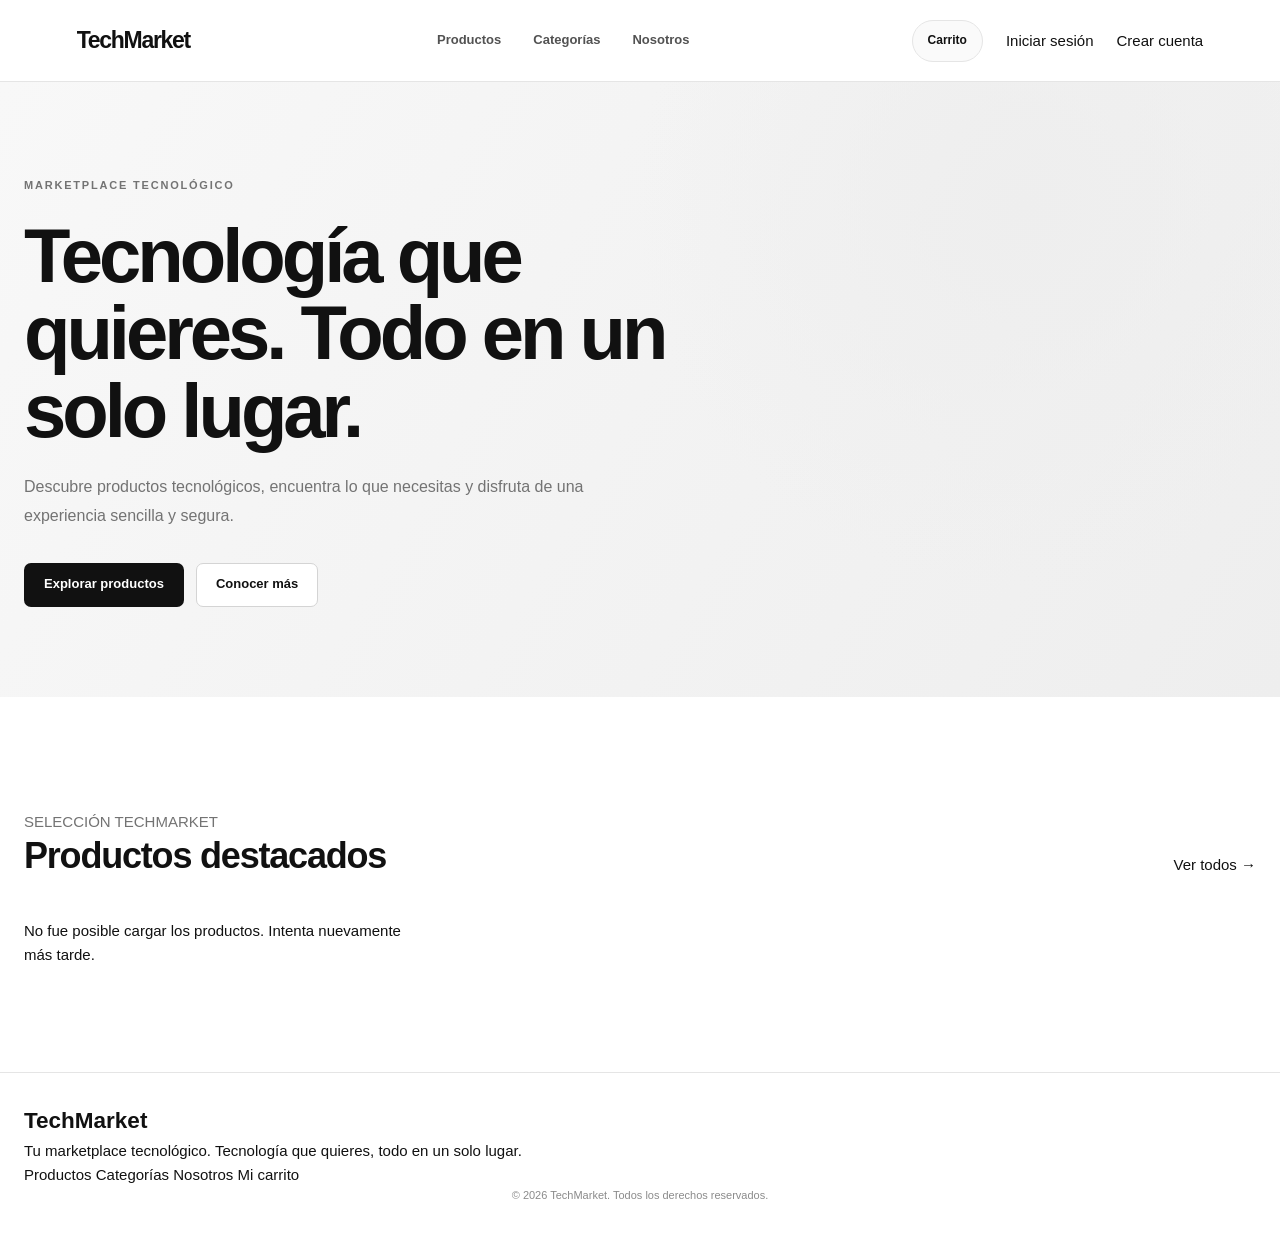
<file: frontend/index.html>
<!DOCTYPE html>
<html lang="es">
<head>
    <meta charset="UTF-8">
    <meta name="viewport" content="width=device-width, initial-scale=1.0">

    <title>TechMarket | Tecnología en un solo lugar</title>

    <link rel="stylesheet" href="css/style.css">
</head>

<body>

<header class="navbar">

    <a href="index.html" class="logo">TechMarket</a>

    <nav class="nav-links" aria-label="Navegación principal">
        <a href="#productos">Productos</a>
        <a href="categories.html">Categorías</a>
        <a href="about.html">Nosotros</a>
    </nav>

    <div class="nav-actions">

        <a href="cart.html" class="nav-cart-link" aria-label="Ver carrito de compras">
            Carrito
            <span class="nav-cart-count" id="cart-count">0</span>
        </a>

        <a href="login.html" class="login-link" id="login-link">
            Iniciar sesión
        </a>

        <a href="register.html" class="register-button" id="register-link">
            Crear cuenta
        </a>

        <a href="profile.html" class="register-button" id="account-link"
           style="display: none;">
            Mi perfil
        </a>

        <button
                id="logout-button"
                class="logout-button"
                type="button"
                style="display: none;"
        >
            Cerrar sesión
        </button>

    </div>

</header>


<main>

    <section class="hero">

        <div class="hero-content">

            <p class="hero-tag">MARKETPLACE TECNOLÓGICO</p>

            <h1>
                Tecnología que quieres.
                <span>Todo en un solo lugar.</span>
            </h1>

            <p class="hero-description">
                Descubre productos tecnológicos, encuentra lo que necesitas
                y disfruta de una experiencia sencilla y segura.
            </p>

            <div class="hero-actions">
                <a href="#productos" class="primary-button">
                    Explorar productos
                </a>

                <a href="about.html" class="secondary-button">
                    Conocer más
                </a>
            </div>

        </div>

    </section>


    <section class="products-section" id="productos">

        <div class="section-header">

            <div>
                <p class="section-tag">SELECCIÓN TECHMARKET</p>
                <h2>Productos destacados</h2>
            </div>

            <a href="#productos" class="view-all">Ver todos →</a>

        </div>

        <div class="product-grid" id="product-grid">
            <p id="products-message">Cargando productos...</p>
        </div>

    </section>

</main>


<footer class="footer" id="nosotros">

    <div class="footer-content">

        <div class="footer-brand">
            <h2>TechMarket</h2>

            <p>
                Tu marketplace tecnológico.
                Tecnología que quieres, todo en un solo lugar.
            </p>
        </div>

        <div class="footer-links">
            <a href="#productos">Productos</a>
            <a href="categories.html">Categorías</a>
            <a href="about.html">Nosotros</a>
            <a href="cart.html">Mi carrito</a>
        </div>

    </div>

    <div class="footer-bottom">
        <p>© 2026 TechMarket. Todos los derechos reservados.</p>
    </div>

</footer>


<script src="js/api.js"></script>
<script src="js/auth.js"></script>
<script src="js/products.js"></script>

<script>
    (() => {
        const cartCount = document.getElementById("cart-count");

        let cartKey = null;

        function obtenerIdDesdeToken() {
            try {
                const token = API.getToken();

                if (!token) return null;

                const payloadBase64 = token.split(".")[1]
                    .replace(/-/g, "+")
                    .replace(/_/g, "/");

                const payload = JSON.parse(
                    atob(
                        payloadBase64.padEnd(
                            Math.ceil(payloadBase64.length / 4) * 4,
                            "="
                        )
                    )
                );

                return payload.sub ?? null;

            } catch (error) {
                console.error("No se pudo obtener el usuario del token:", error);
                return null;
            }
        }

        function actualizarContador() {
            if (!cartCount || !cartKey) return;

            try {
                const cart = JSON.parse(
                    localStorage.getItem(cartKey) || "[]"
                );

                const total = Array.isArray(cart)
                    ? cart.reduce((sum, item) => {
                        const quantity = Number(
                            item.quantity ?? item.cantidad ?? item.qty ?? 1
                        );

                        return sum + (
                            Number.isFinite(quantity) && quantity > 0
                                ? quantity
                                : 0
                        );
                    }, 0)
                    : 0;

                cartCount.textContent = total;
                cartCount.style.display = total > 0 ? "inline-flex" : "none";

            } catch (error) {
                console.error("Error al leer el carrito:", error);
                cartCount.textContent = "0";
                cartCount.style.display = "none";
            }
        }


        async function inicializarContador() {
            // Los invitados no necesitan consultar /auth/me.
            if (!API.getToken()) {
                cartCount.textContent = "0";
                cartCount.style.display = "none";
                return;
            }

            try {
                const session = await API.get("/auth/me");

                const userId =
                    session.userId ??
                    session.id ??
                    obtenerIdDesdeToken();

                if (userId === null || userId === undefined) {
                    cartCount.textContent = "0";
                    cartCount.style.display = "none";
                    return;
                }

                cartKey = `techmarket_cart_${userId}`;

                actualizarContador();

                window.addEventListener("storage", (event) => {
                    if (event.key === cartKey) {
                        actualizarContador();
                    }
                });

                window.addEventListener("cart-updated", actualizarContador);
                window.addEventListener("pageshow", actualizarContador);
                window.addEventListener("focus", actualizarContador);

            } catch (error) {
                console.error("No se pudo inicializar el contador:", error);

                cartCount.textContent = "0";
                cartCount.style.display = "none";
            }
        }


        inicializarContador();
    })();
</script>

</body>
</html>
</file>
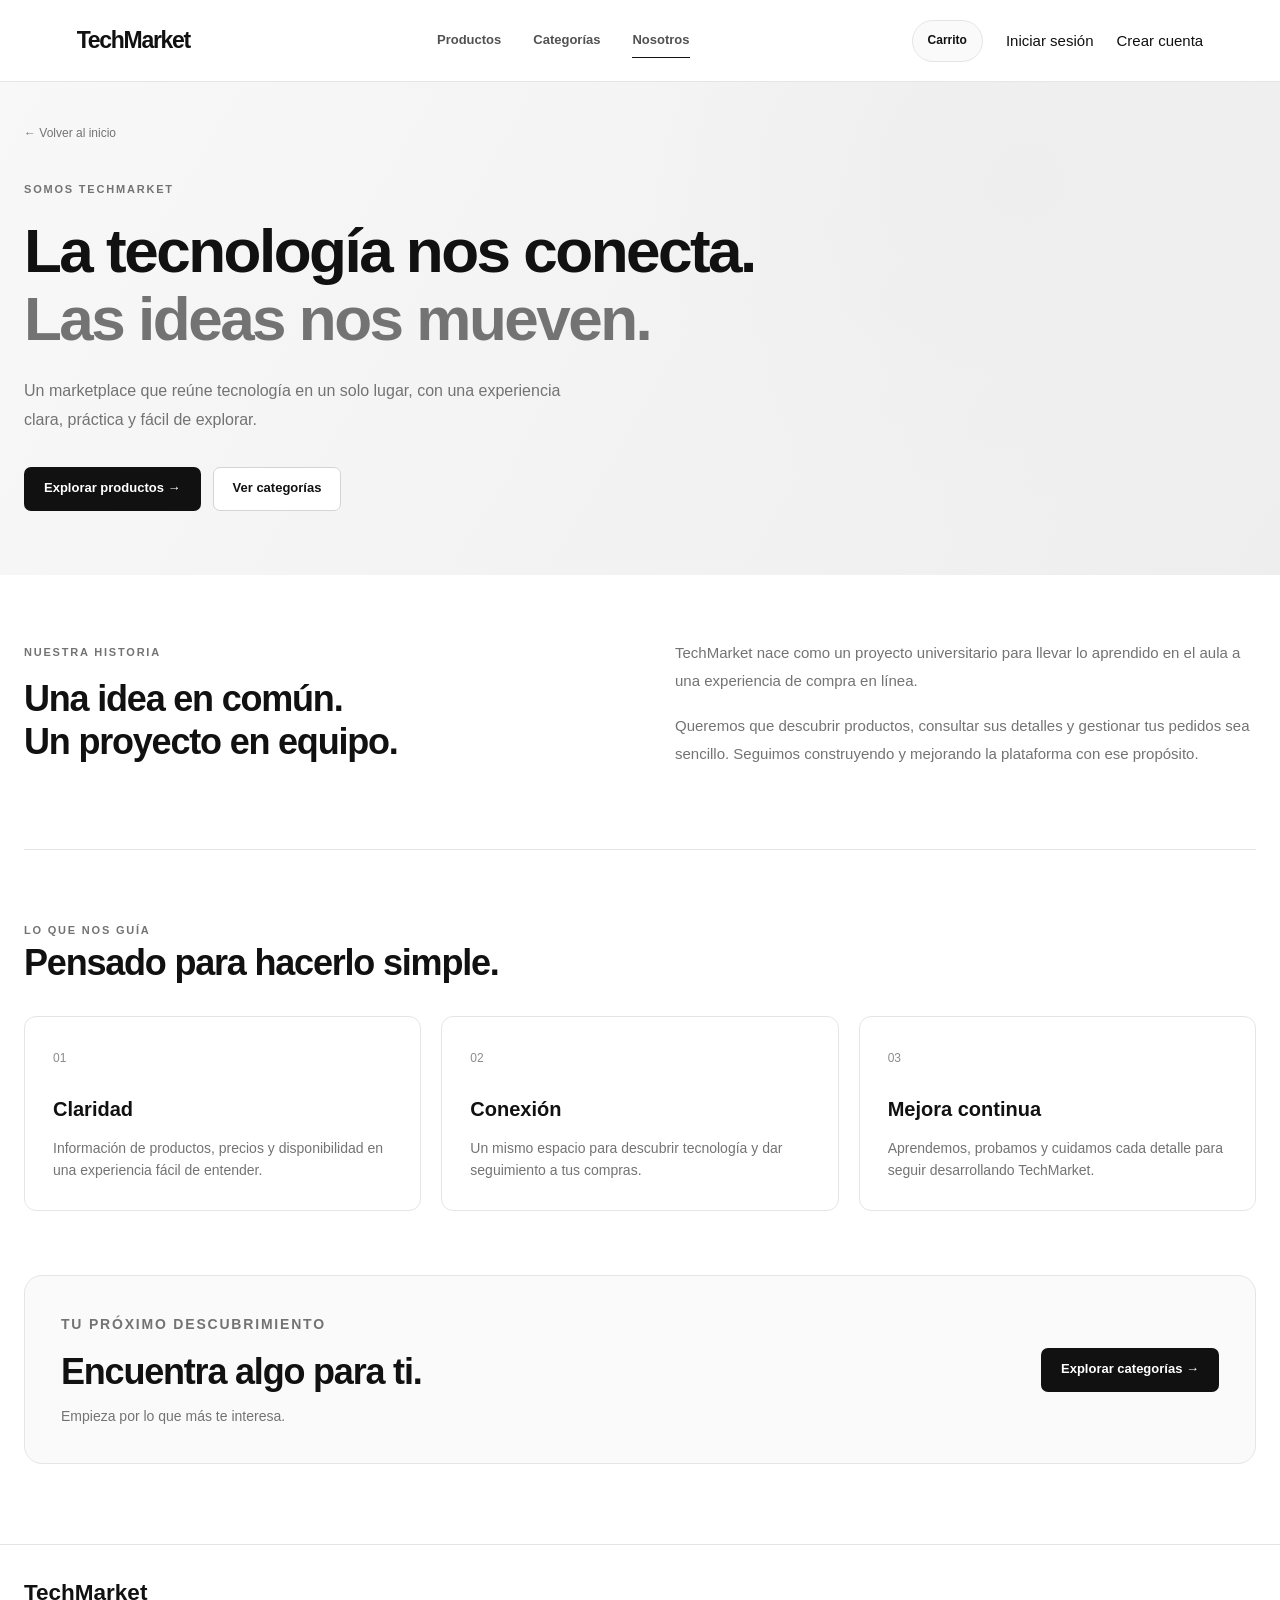
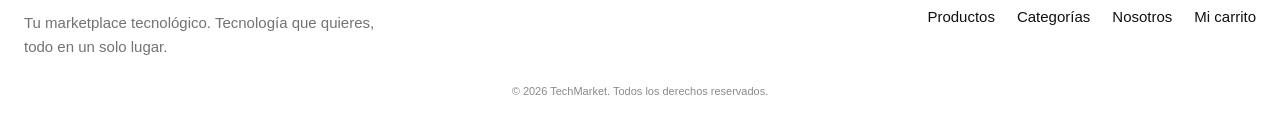
<file: frontend/about.html>
<!DOCTYPE html>
<html lang="es">
<head>
<meta charset="UTF-8">
<meta name="viewport" content="width=device-width, initial-scale=1.0">
<title>Nosotros | TechMarket</title>
<link rel="stylesheet" href="css/style.css">
<link rel="stylesheet" href="css/store-pages.css">
</head>
<body class="store-page">
<header class="navbar">

    <a href="index.html" class="logo">TechMarket</a>

    <nav class="nav-links" aria-label="Navegación principal">
        <a href="index.html#productos">Productos</a>
        <a href="categories.html">Categorías</a>
        <a href="about.html" aria-current="page">Nosotros</a>
    </nav>

    <div class="nav-actions">

        <a href="cart.html" class="nav-cart-link" aria-label="Ver carrito de compras">
            Carrito
            <span class="nav-cart-count" id="cart-count">0</span>
        </a>

        <a href="login.html" class="login-link" id="login-link">
            Iniciar sesión
        </a>

        <a href="register.html" class="register-button" id="register-link">
            Crear cuenta
        </a>

        <a href="profile.html" class="register-button" id="account-link"
           style="display: none;">
            Mi perfil
        </a>

        <button
                id="logout-button"
                class="logout-button"
                type="button"
                style="display: none;"
        >
            Cerrar sesión
        </button>

    </div>

</header>
<main>
<section class="store-hero">
 <div class="container">
  <a class="store-back" href="index.html">← Volver al inicio</a>
  <p class="hero-tag">SOMOS TECHMARKET</p>
  <h1>La tecnología nos conecta.<br><span>Las ideas nos mueven.</span></h1>
  <p class="hero-description">Un marketplace que reúne tecnología en un solo lugar, con una experiencia clara, práctica y fácil de explorar.</p>
  <div class="hero-actions"><a class="primary-button" href="index.html#productos">Explorar productos →</a><a class="secondary-button" href="categories.html">Ver categorías</a></div>
 </div>
</section>
<section class="store-section container about-intro" aria-labelledby="about-title">
 <div><p class="eyebrow">NUESTRA HISTORIA</p><h2 id="about-title">Una idea en común.<br>Un proyecto en equipo.</h2></div>
 <div class="about-copy"><p>TechMarket nace como un proyecto universitario para llevar lo aprendido en el aula a una experiencia de compra en línea.</p><p>Queremos que descubrir productos, consultar sus detalles y gestionar tus pedidos sea sencillo. Seguimos construyendo y mejorando la plataforma con ese propósito.</p></div>
</section>
<section class="container store-section about-values" aria-labelledby="values-title">
 <div class="section-header"><div><p class="eyebrow">LO QUE NOS GUÍA</p><h2 id="values-title">Pensado para hacerlo simple.</h2></div></div>
 <div class="about-grid">
  <article class="about-card"><span class="about-number">01</span><h3>Claridad</h3><p>Información de productos, precios y disponibilidad en una experiencia fácil de entender.</p></article>
  <article class="about-card"><span class="about-number">02</span><h3>Conexión</h3><p>Un mismo espacio para descubrir tecnología y dar seguimiento a tus compras.</p></article>
  <article class="about-card"><span class="about-number">03</span><h3>Mejora continua</h3><p>Aprendemos, probamos y cuidamos cada detalle para seguir desarrollando TechMarket.</p></article>
 </div>
</section>
<section class="container about-cta"><div><p class="eyebrow">TU PRÓXIMO DESCUBRIMIENTO</p><h2>Encuentra algo para ti.</h2><p>Empieza por lo que más te interesa.</p></div><a class="primary-button" href="categories.html">Explorar categorías →</a></section>
</main>
<footer class="footer">

    <div class="footer-content">

        <div class="footer-brand">
            <h2>TechMarket</h2>

            <p>
                Tu marketplace tecnológico.
                Tecnología que quieres, todo en un solo lugar.
            </p>
        </div>

        <div class="footer-links">
            <a href="index.html#productos">Productos</a>
            <a href="categories.html">Categorías</a>
            <a href="about.html">Nosotros</a>
            <a href="cart.html">Mi carrito</a>
        </div>

    </div>

    <div class="footer-bottom">
        <p>© 2026 TechMarket. Todos los derechos reservados.</p>
    </div>

</footer>
<script src="js/api.js"></script>
<script src="js/auth.js"></script>
<script src="js/store-cart.js"></script>

</body>
</html>
</file>
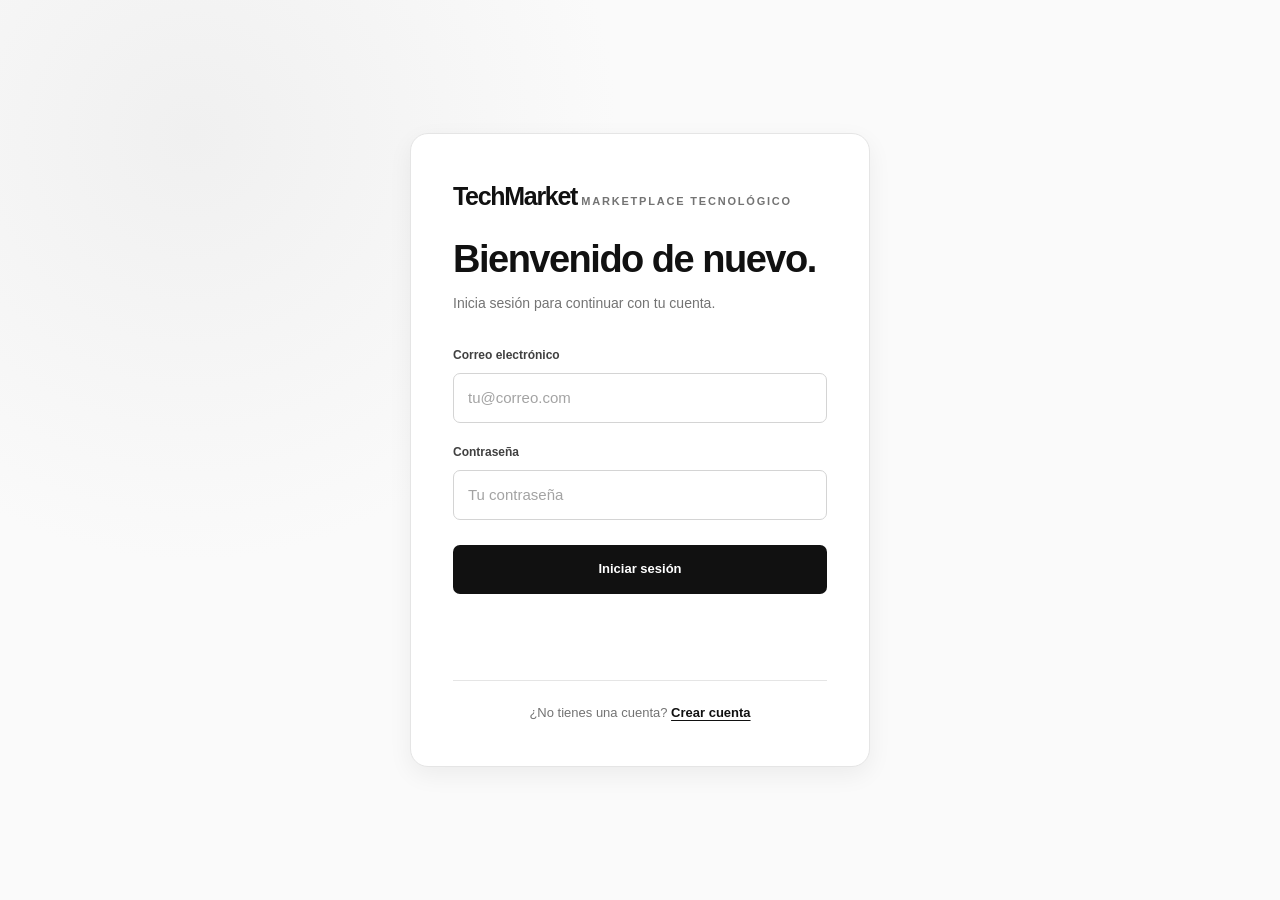
<file: frontend/admin-dashboard.html>
<!DOCTYPE html>
<html lang="es">
<head>
    <meta charset="UTF-8">
    <meta name="viewport" content="width=device-width, initial-scale=1.0">

    <title>Administración | TechMarket</title>

    <link rel="stylesheet" href="css/style.css">

    <script src="js/api.js" defer></script>
    <script src="js/auth.js" defer></script>
    <script src="js/admin-dashboard.js" defer></script>
</head>

<body>

<header class="navbar admin-navbar">
    <div class="nav-container">

        <a href="index.html" class="logo">TechMarket</a>

        <div class="nav-actions admin-nav-actions">
            <a href="index.html" class="admin-store-link">
                <span>←</span> Volver a la tienda
            </a>

            <span class="admin-nav-divider"></span>

            <div class="admin-user">
                <div class="admin-user-avatar">A</div>
                <div class="admin-user-information">
                    <span class="admin-user-label">Sesión administrativa</span>
                    <strong id="admin-name">Administrador</strong>
                </div>
            </div>

            <button id="logout-button" class="logout-button" type="button">
                Cerrar sesión
            </button>
        </div>

    </div>
</header>


<main class="admin-container">

    <!-- BIENVENIDA -->
    <section class="admin-welcome">

        <div class="admin-welcome-content">
            <p class="admin-label">ESPACIO DE ADMINISTRACIÓN</p>

            <h1>
                Bienvenido,
                <span id="admin-welcome-name">administrador.</span>
            </h1>

            <p>
                Gestiona TechMarket desde un solo lugar.
                Supervisa usuarios, catálogo, pedidos y operaciones de pago.
            </p>
        </div>

        <div class="admin-welcome-decoration" aria-hidden="true">
            <div class="admin-decoration-circle">
                <span>TM</span>
            </div>
        </div>

    </section>


    <!-- CENTRO DE ADMINISTRACIÓN -->
    <section class="admin-section">

        <div class="admin-section-header admin-main-heading">

            <div>
                <p class="admin-section-tag">PANEL DE CONTROL</p>
                <h2>¿Qué deseas administrar?</h2>
                <p class="admin-heading-description">
                    Selecciona un área para consultar y gestionar su información.
                </p>
            </div>

            <span class="admin-role">
                <span class="admin-status-dot"></span>
                Acceso administrador
            </span>

        </div>


        <!-- TARJETAS PRINCIPALES -->
        <div class="admin-grid" id="admin-grid">

            <article class="admin-card">

                <div class="admin-card-top">
                    <div class="admin-card-icon">
                        <svg viewBox="0 0 24 24" fill="none"
                             stroke="currentColor" stroke-width="1.6"
                             stroke-linecap="round" stroke-linejoin="round"
                             aria-hidden="true">
                            <path d="M16 21v-2a4 4 0 0 0-4-4H6a4 4 0 0 0-4 4v2"/>
                            <circle cx="9" cy="7" r="4"/>
                            <path d="M22 21v-2a4 4 0 0 0-3-3.87"/>
                            <path d="M16 3.13a4 4 0 0 1 0 7.75"/>
                        </svg>
                    </div>
                    <span class="admin-card-number">01</span>
                </div>

                <div class="admin-card-content">
                    <h3>Usuarios</h3>
                    <p>
                        Consulta las cuentas registradas y revisa
                        la información de los usuarios.
                    </p>
                </div>

                <button id="show-users-button"
                        class="admin-card-button" type="button">
                    Gestionar usuarios <span>→</span>
                </button>

            </article>


            <article class="admin-card">

                <div class="admin-card-top">
                    <div class="admin-card-icon">
                        <svg viewBox="0 0 24 24" fill="none"
                             stroke="currentColor" stroke-width="1.6"
                             stroke-linecap="round" stroke-linejoin="round"
                             aria-hidden="true">
                            <path d="m16 6 4 4-4 4"/>
                            <path d="M20 10H9"/>
                            <path d="M8 18H4a2 2 0 0 1-2-2V5a2 2 0 0 1 2-2h4"/>
                            <path d="M8 3v18"/>
                        </svg>
                    </div>
                    <span class="admin-card-number">02</span>
                </div>

                <div class="admin-card-content">
                    <h3>Productos</h3>
                    <p>
                        Administra el catálogo, registra nuevos artículos
                        y actualiza precios e inventario.
                    </p>
                </div>

                <button id="show-products-button"
                        class="admin-card-button" type="button">
                    Gestionar productos <span>→</span>
                </button>

            </article>


            <article class="admin-card">

                <div class="admin-card-top">
                    <div class="admin-card-icon">
                        <svg viewBox="0 0 24 24" fill="none"
                             stroke="currentColor" stroke-width="1.6"
                             stroke-linecap="round" stroke-linejoin="round"
                             aria-hidden="true">
                            <path d="M3 3h2l2.4 12.2a2 2 0 0 0 2 1.8h8.8a2 2 0 0 0 2-1.6L22 8H6"/>
                            <circle cx="10" cy="21" r="1"/>
                            <circle cx="18" cy="21" r="1"/>
                        </svg>
                    </div>
                    <span class="admin-card-number">03</span>
                </div>

                <div class="admin-card-content">
                    <h3>Pedidos</h3>
                    <p>
                        Supervisa las compras, consulta a los clientes
                        y revisa el detalle de cada pedido.
                    </p>
                </div>

                <button id="show-orders-button"
                        class="admin-card-button" type="button">
                    Gestionar pedidos <span>→</span>
                </button>

            </article>


            <article class="admin-card">

                <div class="admin-card-top">
                    <div class="admin-card-icon">
                        <svg viewBox="0 0 24 24" fill="none"
                             stroke="currentColor" stroke-width="1.6"
                             stroke-linecap="round" stroke-linejoin="round"
                             aria-hidden="true">
                            <rect x="2" y="5" width="20" height="14" rx="2"/>
                            <path d="M2 10h20"/>
                            <path d="M6 15h4"/>
                        </svg>
                    </div>
                    <span class="admin-card-number">04</span>
                </div>

                <div class="admin-card-content">
                    <h3>Pagos</h3>
                    <p>
                        Consulta las transacciones y administra
                        la aprobación o rechazo de los pagos.
                    </p>
                </div>

                <button id="show-payments-button"
                        class="admin-card-button" type="button">
                    Gestionar pagos <span>→</span>
                </button>

            </article>


            <article class="admin-card admin-card-coming">

                <div class="admin-card-top">
                    <div class="admin-card-icon">
                        <svg viewBox="0 0 24 24" fill="none"
                             stroke="currentColor" stroke-width="1.6"
                             stroke-linecap="round" stroke-linejoin="round"
                             aria-hidden="true">
                            <path d="M3 3v18h18"/>
                            <path d="m19 9-5 5-4-4-5 5"/>
                        </svg>
                    </div>
                    <span class="admin-card-number">05</span>
                </div>

                <div class="admin-card-content">
                    <h3>Resumen general</h3>
                    <p>
                        Consulta indicadores, actividad de la plataforma
                        y estadísticas de TechMarket.
                    </p>
                </div>

                <button class="admin-card-button" type="button" disabled>
                    Próximamente <span>→</span>
                </button>

            </article>

        </div>


        <!-- USUARIOS -->
        <section id="users-panel" class="admin-section" hidden>

            <div class="admin-section-header">
                <div>
                    <p class="admin-section-tag">GESTIÓN DE CUENTAS</p>
                    <h2>Usuarios registrados</h2>
                    <p id="users-count">Preparando listado...</p>
                </div>

                <button id="refresh-users-button"
                        class="logout-button" type="button">
                    Actualizar lista
                </button>
            </div>

            <p id="users-message" role="status" aria-live="polite">
                Selecciona la opción para consultar los usuarios.
            </p>

            <div class="users-table-container">
                <table class="users-table">
                    <thead>
                    <tr>
                        <th>ID</th>
                        <th>Nombre</th>
                        <th>Correo electrónico</th>
                        <th>Rol</th>
                    </tr>
                    </thead>
                    <tbody id="users-table-body"></tbody>
                </table>
            </div>

            <button id="back-to-admin-button"
                    class="logout-button" type="button">
                ← Volver al panel
            </button>

        </section>


        <!-- PRODUCTOS -->
        <section id="products-panel" class="admin-section" hidden>

            <div class="admin-section-header">
                <div>
                    <p class="admin-section-tag">GESTIÓN DEL CATÁLOGO</p>
                    <h2>Productos registrados</h2>
                    <p id="products-count">Preparando catálogo...</p>
                </div>

                <button id="refresh-products-button"
                        class="logout-button" type="button">
                    Actualizar catálogo
                </button>
            </div>

            <p id="products-message" role="status" aria-live="polite">
                Selecciona la opción para consultar los productos.
            </p>


            <div class="product-form-container">

                <div class="admin-section-header">
                    <div>
                        <p class="admin-section-tag" id="product-form-tag">
                            NUEVO REGISTRO
                        </p>

                        <h2 id="product-form-title">Agregar producto</h2>

                        <p id="product-form-description">
                            Completa los datos para incorporar un producto al catálogo.
                        </p>
                    </div>
                </div>


                <form id="create-product-form" class="product-form">

                    <div class="form-group">
                        <label for="product-name">Nombre del producto</label>
                        <input type="text" id="product-name" name="nombre"
                               maxlength="100"
                               placeholder="Ej. Laptop Lenovo ThinkPad" required>
                    </div>

                    <div class="form-group">
                        <label for="product-description">Descripción</label>
                        <textarea id="product-description" name="descripcion"
                                  maxlength="500" rows="3"
                                  placeholder="Describe las características del producto"></textarea>
                    </div>

                    <div class="form-group">
                        <label for="product-price">Precio (MXN)</label>
                        <input type="number" id="product-price" name="precio"
                               min="0.01" step="0.01"
                               placeholder="12500.00" required>
                    </div>

                    <div class="form-group">
                        <label for="product-stock">Cantidad en inventario</label>
                        <input type="number" id="product-stock" name="stock"
                               min="0" step="1"
                               placeholder="10" required>
                    </div>

                    <div class="form-group">
                        <label for="product-image">Imagen del producto</label>
                        <input type="file" id="product-image" name="imagen"
                               accept="image/jpeg,image/png,image/webp">

                        <small>
                            Formatos permitidos: JPG, PNG y WEBP.
                            Tamaño máximo: 5 MB.
                        </small>

                        <div id="product-image-preview-container"
                             class="product-image-preview-container" hidden>

                            <p>Vista previa:</p>

                            <img id="product-image-preview"
                                 class="product-image-preview"
                                 alt="Vista previa del producto">

                            <button type="button"
                                    id="remove-product-image-button"
                                    class="logout-button">
                                Quitar imagen
                            </button>

                        </div>
                    </div>


                    <div class="admin-form-actions">

                        <button type="submit" id="create-product-button"
                                class="admin-card-button">
                            Registrar producto
                        </button>

                        <button type="button" id="cancel-edit-button"
                                class="logout-button" hidden>
                            Cancelar edición
                        </button>

                    </div>

                    <p id="create-product-message"
                       role="status" aria-live="polite"></p>

                </form>

            </div>


            <div class="admin-section-header">
                <div>
                    <p class="admin-section-tag">INVENTARIO</p>
                    <h2>Catálogo de productos</h2>
                </div>
            </div>

            <div class="users-table-container">
                <table class="users-table">
                    <thead>
                    <tr>
                        <th>ID</th>
                        <th>Nombre</th>
                        <th>Descripción</th>
                        <th>Precio</th>
                        <th>Stock</th>
                        <th>Acciones</th>
                    </tr>
                    </thead>
                    <tbody id="products-table-body"></tbody>
                </table>
            </div>

            <button id="back-from-products-button"
                    class="logout-button" type="button">
                ← Volver al panel
            </button>

        </section>


        <!-- PEDIDOS -->
        <section id="orders-panel" class="admin-section" hidden>

            <div class="admin-section-header">
                <div>
                    <p class="admin-section-tag">GESTIÓN DE COMPRAS</p>
                    <h2>Pedidos registrados</h2>
                    <p id="orders-count">Preparando listado...</p>
                </div>

                <button id="refresh-orders-button"
                        class="logout-button" type="button">
                    Actualizar pedidos
                </button>
            </div>

            <p id="orders-message" role="status" aria-live="polite">
                Selecciona la opción para consultar los pedidos.
            </p>

            <div class="users-table-container">
                <table class="users-table">
                    <thead>
                    <tr>
                        <th>N.º pedido</th>
                        <th>Comprador</th>
                        <th>Correo electrónico</th>
                        <th>Fecha</th>
                        <th>Estado</th>
                        <th>Total</th>
                        <th>Detalles</th>
                    </tr>
                    </thead>
                    <tbody id="orders-table-body"></tbody>
                </table>
            </div>


            <section id="order-detail-panel"
                     class="product-form-container" hidden>

                <div class="admin-section-header">
                    <div>
                        <p class="admin-section-tag">INFORMACIÓN DE COMPRA</p>
                        <h2 id="order-detail-title">Detalle del pedido</h2>
                        <p id="order-detail-customer"></p>
                    </div>

                    <button id="close-order-detail-button"
                            class="logout-button" type="button">
                        Cerrar detalle
                    </button>
                </div>

                <div class="users-table-container">
                    <table class="users-table">
                        <thead>
                        <tr>
                            <th>Producto</th>
                            <th>Precio unitario</th>
                            <th>Cantidad</th>
                            <th>Subtotal</th>
                        </tr>
                        </thead>
                        <tbody id="order-items-table-body"></tbody>
                    </table>
                </div>

                <div class="order-detail-total">
                    <strong>Total del pedido</strong>
                    <span id="order-detail-total"></span>
                </div>

            </section>

            <button id="back-from-orders-button"
                    class="logout-button" type="button">
                ← Volver al panel
            </button>

        </section>


        <!-- PAGOS -->
        <section id="payments-panel" class="admin-section" hidden>

            <div class="admin-section-header">
                <div>
                    <p class="admin-section-tag">GESTIÓN DE TRANSACCIONES</p>
                    <h2>Pagos registrados</h2>
                    <p id="payments-count">Preparando listado...</p>
                </div>

                <button id="refresh-payments-button"
                        class="logout-button" type="button">
                    Actualizar pagos
                </button>
            </div>

            <p id="payments-message" role="status" aria-live="polite">
                Selecciona la opción para consultar los pagos.
            </p>

            <div class="product-form-container admin-payment-notice">
                <h3>Administración de pagos</h3>
                <p>
                    Esta función forma parte de la simulación académica
                    de TechMarket y no procesa cargos bancarios reales.
                </p>
            </div>

            <div class="users-table-container">
                <table class="users-table">
                    <thead>
                    <tr>
                        <th>ID pago</th>
                        <th>N.º pedido</th>
                        <th>Monto</th>
                        <th>Método</th>
                        <th>Estado</th>
                        <th>Fecha de creación</th>
                        <th>Última actualización</th>
                        <th>Acciones</th>
                    </tr>
                    </thead>
                    <tbody id="payments-table-body"></tbody>
                </table>
            </div>

            <button id="back-from-payments-button"
                    class="logout-button" type="button">
                ← Volver al panel
            </button>

        </section>

    </section>


    <!-- NOTA INFORMATIVA -->
    <section class="admin-note" id="admin-note">

        <div class="admin-note-icon">i</div>

        <div>
            <h3>Administración de TechMarket</h3>
            <p>
                Desde este espacio puedes supervisar y gestionar
                los principales módulos de la plataforma.
            </p>
        </div>

    </section>

</main>


<footer class="footer">
    <div class="footer-bottom">
        <p>© 2026 TechMarket. Todos los derechos reservados.</p>
    </div>
</footer>


<script>
    document.addEventListener("DOMContentLoaded", () => {
        const name = document.getElementById("admin-name");
        const welcomeName = document.getElementById("admin-welcome-name");

        if (!name || !welcomeName) return;

        const observer = new MutationObserver(() => {
            const currentName = name.textContent.trim();

            if (currentName && currentName !== "Administrador") {
                welcomeName.textContent = currentName + ".";
            }
        });

        observer.observe(name, {
            childList: true,
            characterData: true,
            subtree: true
        });

        const currentName = name.textContent.trim();

        if (currentName && currentName !== "Administrador") {
            welcomeName.textContent = currentName + ".";
        }
    });
</script>

</body>
</html>
</file>
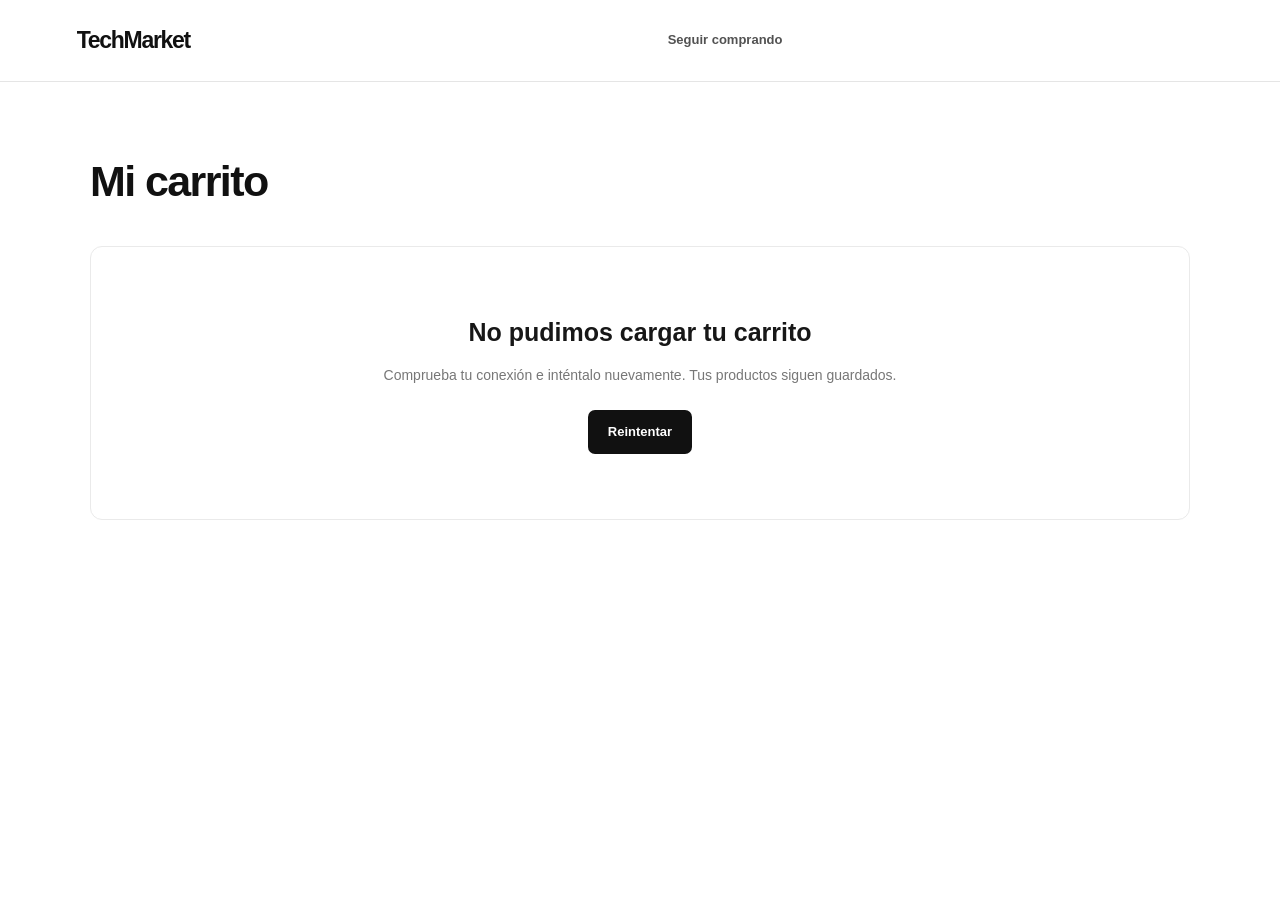
<file: frontend/cart.html>
<!DOCTYPE html>
<html lang="es">
<head>
    <meta charset="UTF-8">
    <meta name="viewport" content="width=device-width, initial-scale=1.0">
    <title>Mi carrito | TechMarket</title>
    <link rel="stylesheet" href="css/style.css">
</head>
<body>

<header>
    <nav class="navbar">
        <a href="index.html" class="logo">TechMarket</a>

        <div class="nav-links">
            <a href="index.html">Seguir comprando</a>
            <a href="profile.html" id="account-link">Mi cuenta</a>
            <button id="logout-button"
                    onclick="logout()"
                    style="display: none;">
                Cerrar sesión
            </button>
        </div>
    </nav>
</header>

<main class="cart-section">
    <h1>Mi carrito</h1>

    <div id="cart-container">
        <p>Cargando carrito...</p>
    </div>
</main>

<script src="js/api.js"></script>
<script src="js/auth.js"></script>
<script src="js/cart.js"></script>

</body>
</html>
</file>
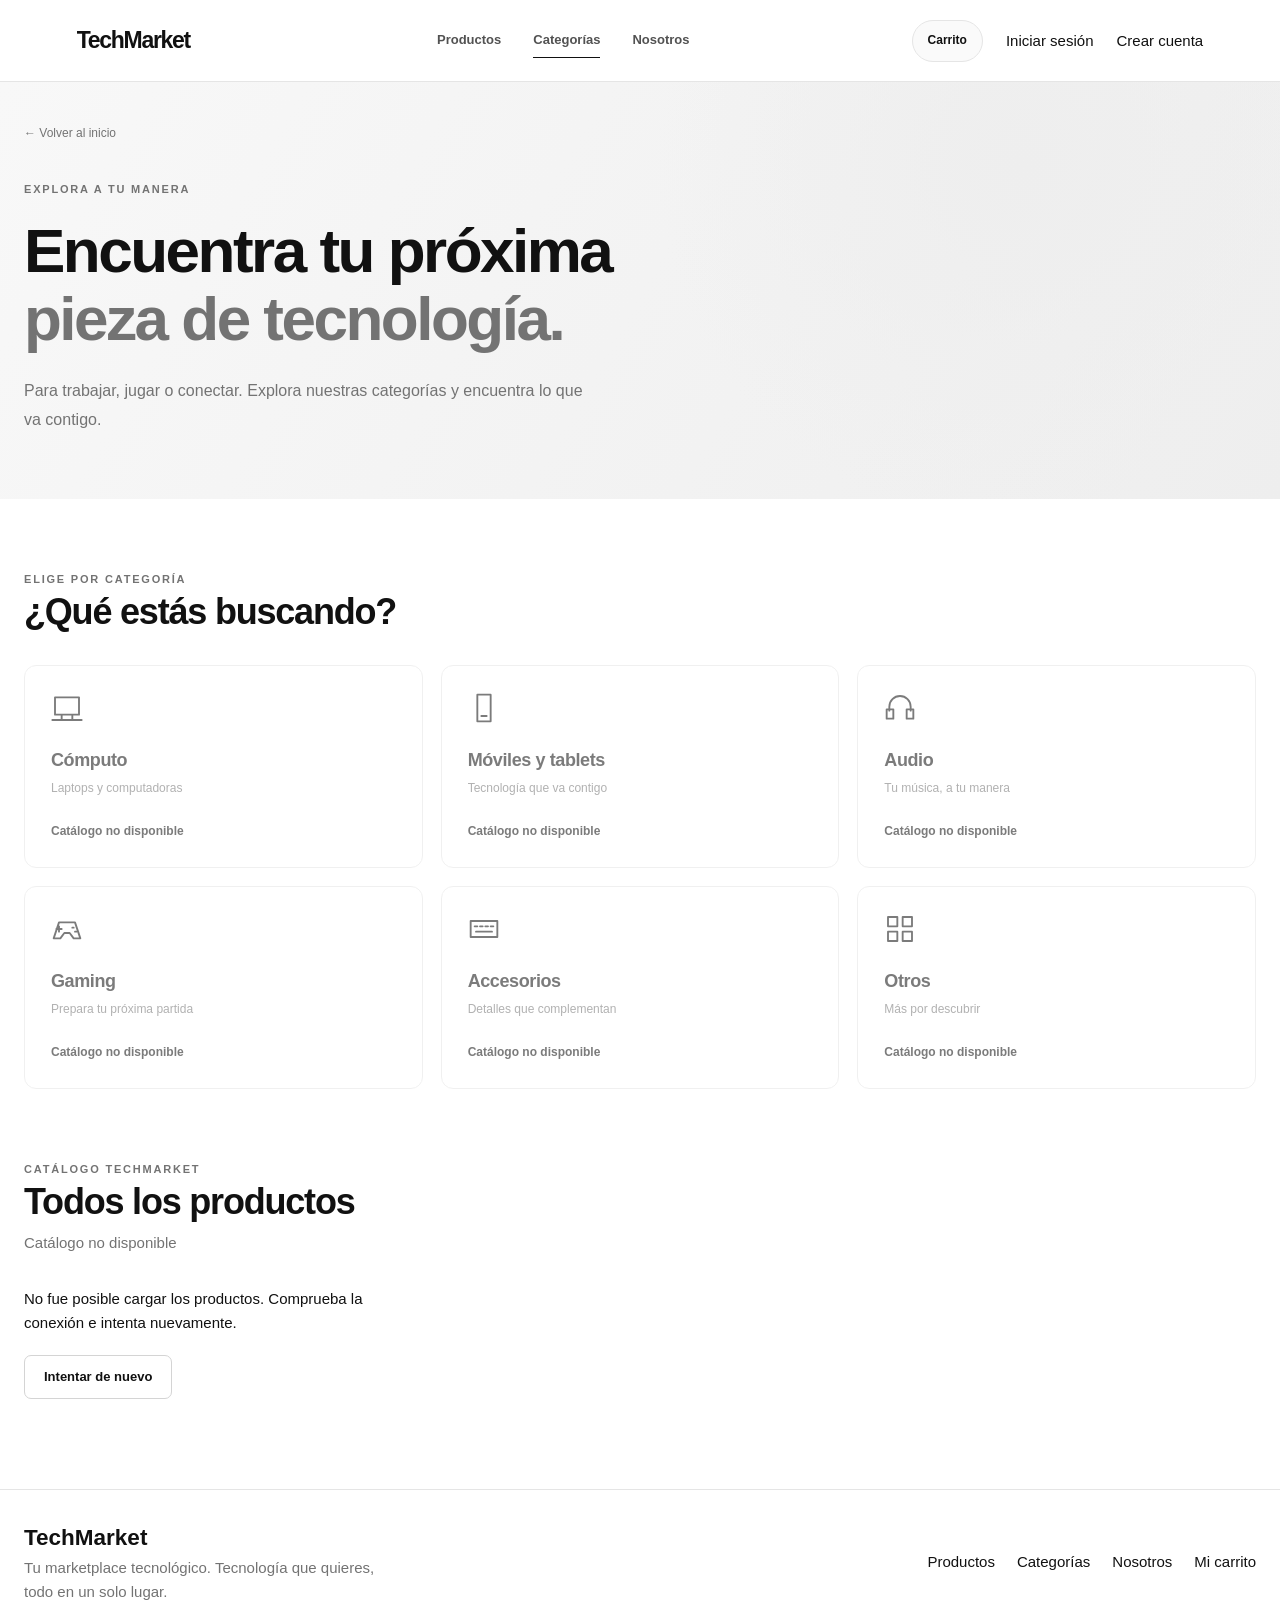
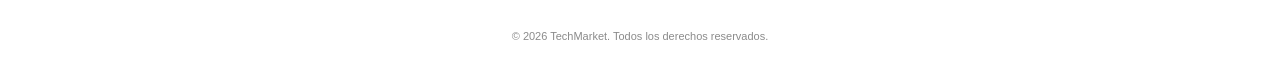
<file: frontend/categories.html>
<!DOCTYPE html>
<html lang="es">
<head>
<meta charset="UTF-8">
<meta name="viewport" content="width=device-width, initial-scale=1.0">
<title>Categorías | TechMarket</title>
<link rel="stylesheet" href="css/style.css">
<link rel="stylesheet" href="css/store-pages.css">
</head>
<body class="store-page">
<header class="navbar">

    <a href="index.html" class="logo">TechMarket</a>

    <nav class="nav-links" aria-label="Navegación principal">
        <a href="index.html#productos">Productos</a>
        <a href="categories.html" aria-current="page">Categorías</a>
        <a href="about.html">Nosotros</a>
    </nav>

    <div class="nav-actions">

        <a href="cart.html" class="nav-cart-link" aria-label="Ver carrito de compras">
            Carrito
            <span class="nav-cart-count" id="cart-count">0</span>
        </a>

        <a href="login.html" class="login-link" id="login-link">
            Iniciar sesión
        </a>

        <a href="register.html" class="register-button" id="register-link">
            Crear cuenta
        </a>

        <a href="profile.html" class="register-button" id="account-link"
           style="display: none;">
            Mi perfil
        </a>

        <button
                id="logout-button"
                class="logout-button"
                type="button"
                style="display: none;"
        >
            Cerrar sesión
        </button>

    </div>

</header>
<main>
<section class="store-hero">
 <div class="container">
  <a class="store-back" href="index.html">← Volver al inicio</a>
  <p class="hero-tag">EXPLORA A TU MANERA</p>
  <h1>Encuentra tu próxima<br><span>pieza de tecnología.</span></h1>
  <p class="hero-description">Para trabajar, jugar o conectar. Explora nuestras categorías y encuentra lo que va contigo.</p>
 </div>
</section>
<section class="store-section container" aria-labelledby="categories-title">
 <div class="section-header"><div><p class="eyebrow">ELIGE POR CATEGORÍA</p><h2 id="categories-title">¿Qué estás buscando?</h2></div></div>
 <div id="category-list" class="category-grid" aria-label="Filtrar por categoría"></div>
</section>
<section class="store-results container" aria-labelledby="results-title" id="resultados">
 <div class="section-header"><div><p class="eyebrow">CATÁLOGO TECHMARKET</p><h2 id="results-title">Todos los productos</h2><p id="results-count" role="status" aria-live="polite">Cargando catálogo...</p></div><button id="clear-category" type="button" class="secondary-button" hidden>Ver todos</button></div>
 <div class="product-grid" id="product-grid" aria-busy="true"><p>Cargando productos...</p></div>
 <button id="retry-products" type="button" class="secondary-button" hidden>Intentar de nuevo</button>
 <noscript>Activa JavaScript para consultar y filtrar los productos.</noscript>
</section></main>
<footer class="footer">

    <div class="footer-content">

        <div class="footer-brand">
            <h2>TechMarket</h2>

            <p>
                Tu marketplace tecnológico.
                Tecnología que quieres, todo en un solo lugar.
            </p>
        </div>

        <div class="footer-links">
            <a href="index.html#productos">Productos</a>
            <a href="categories.html">Categorías</a>
            <a href="about.html">Nosotros</a>
            <a href="cart.html">Mi carrito</a>
        </div>

    </div>

    <div class="footer-bottom">
        <p>© 2026 TechMarket. Todos los derechos reservados.</p>
    </div>

</footer>
<script src="js/api.js"></script>
<script src="js/auth.js"></script>
<script src="js/store-cart.js"></script>
<script src="js/categories.js"></script>
</body>
</html>
</file>
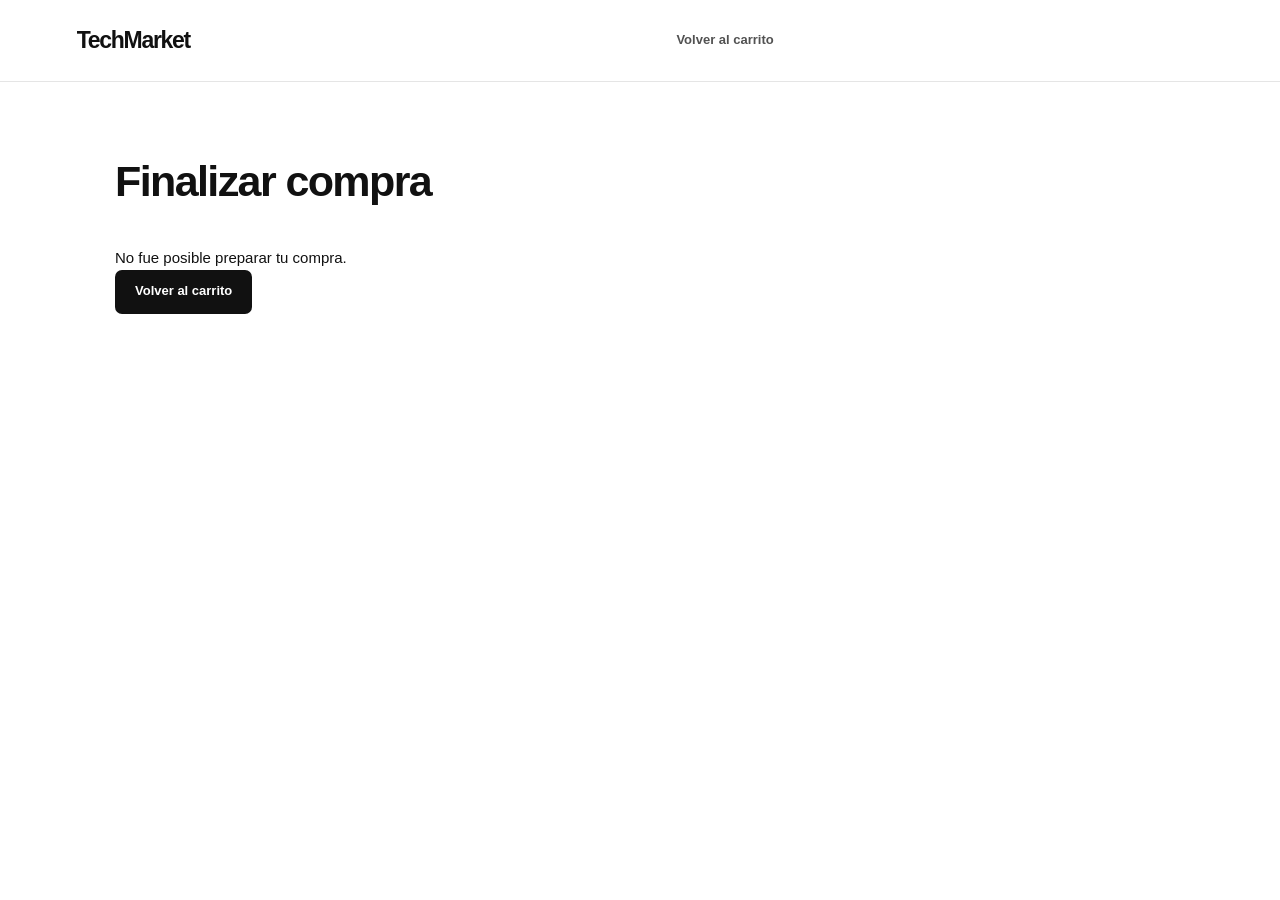
<file: frontend/checkout.html>
<!DOCTYPE html>
<html lang="es">
<head>
    <meta charset="UTF-8">
    <meta name="viewport" content="width=device-width, initial-scale=1.0">
    <title>Finalizar compra | TechMarket</title>
    <link rel="stylesheet" href="css/style.css">
</head>
<body>

<header>
    <nav class="navbar">
        <a href="index.html" class="logo">TechMarket</a>

        <div class="nav-links">
            <a href="cart.html">Volver al carrito</a>
            <a href="profile.html" id="account-link">Mi cuenta</a>
            <button id="logout-button"
                    onclick="logout()"
                    style="display: none;">
                Cerrar sesión
            </button>
        </div>
    </nav>
</header>

<main class="checkout-section">
    <h1>Finalizar compra</h1>

    <div id="checkout-container">
        <p>Cargando resumen de compra...</p>
    </div>
</main>

<script src="js/api.js"></script>
<script src="js/auth.js"></script>
<script src="js/checkout.js"></script>

</body>
</html>
</file>
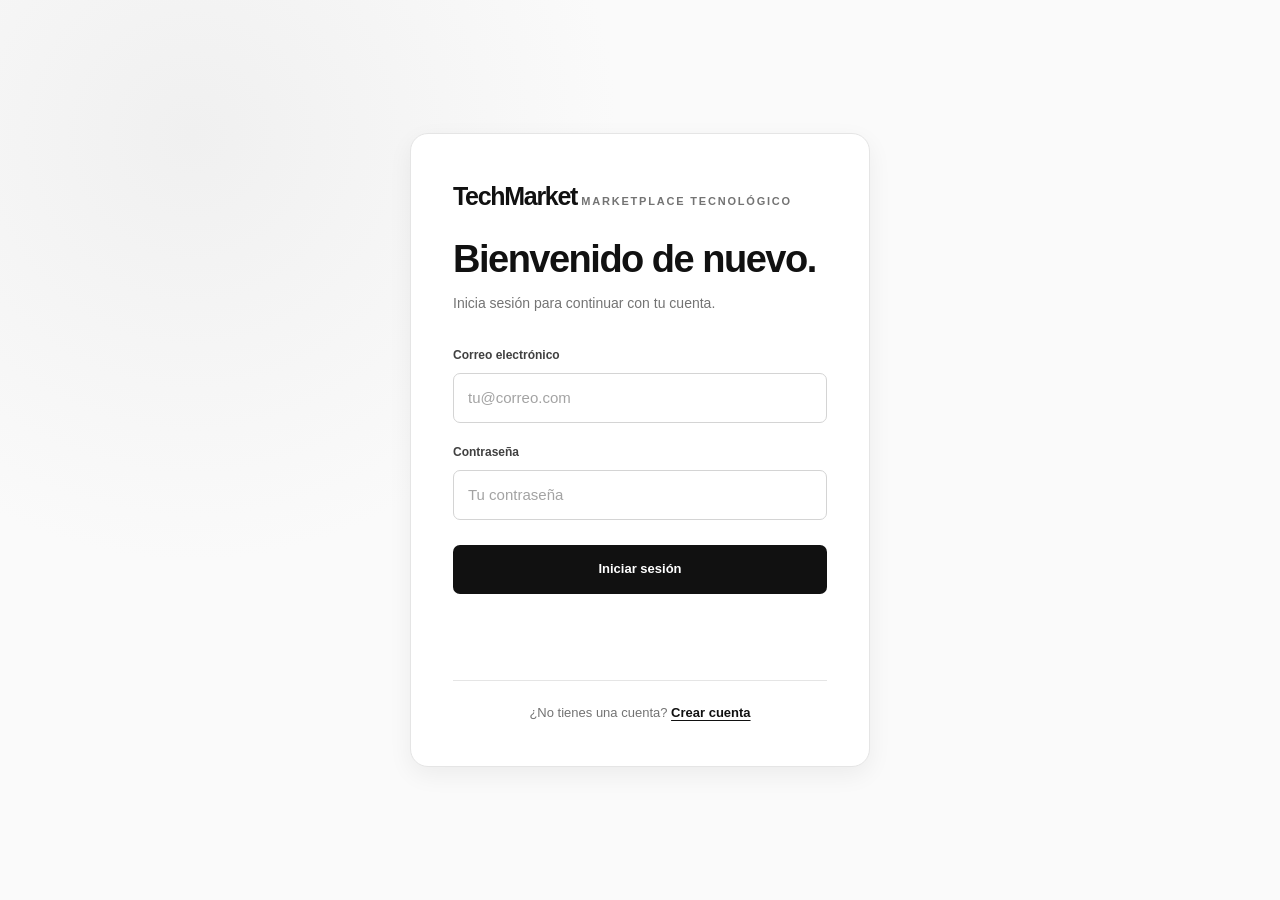
<file: frontend/login.html>
<!DOCTYPE html>
<html lang="es">

<head>

    <meta charset="UTF-8">
    <meta name="viewport" content="width=device-width, initial-scale=1.0">

    <title>Iniciar sesión | TechMarket</title>

    <link rel="stylesheet" href="css/style.css">

</head>

<body>

<main class="auth-page">

    <section class="auth-container">

        <div class="auth-header">

            <a href="index.html" class="auth-logo">
                TechMarket
            </a>

            <p class="auth-tag">
                MARKETPLACE TECNOLÓGICO
            </p>

            <h1>Bienvenido de nuevo.</h1>

            <p class="auth-description">
                Inicia sesión para continuar con tu cuenta.
            </p>

        </div>


        <form class="auth-form" id="login-form">

            <div class="form-group">

                <label for="email">
                    Correo electrónico
                </label>

                <input
                        type="email"
                        id="email"
                        name="email"
                        placeholder="tu@correo.com"
                        required
                >

            </div>


            <div class="form-group">

                <label for="password">
                    Contraseña
                </label>

                <input
                        type="password"
                        id="password"
                        name="password"
                        placeholder="Tu contraseña"
                        required
                >

            </div>


            <button type="submit" class="auth-button">
                Iniciar sesión
            </button>

            <p id="login-message"></p>

            <div id="user-info"></div>

        </form>


        <div class="auth-footer">

            <p>
                ¿No tienes una cuenta?
                <a href="register.html">Crear cuenta</a>
            </p>

        </div>

    </section>

</main>

<script src="js/api.js"></script>
<script src="js/auth.js"></script>

</body>

</html>
</file>
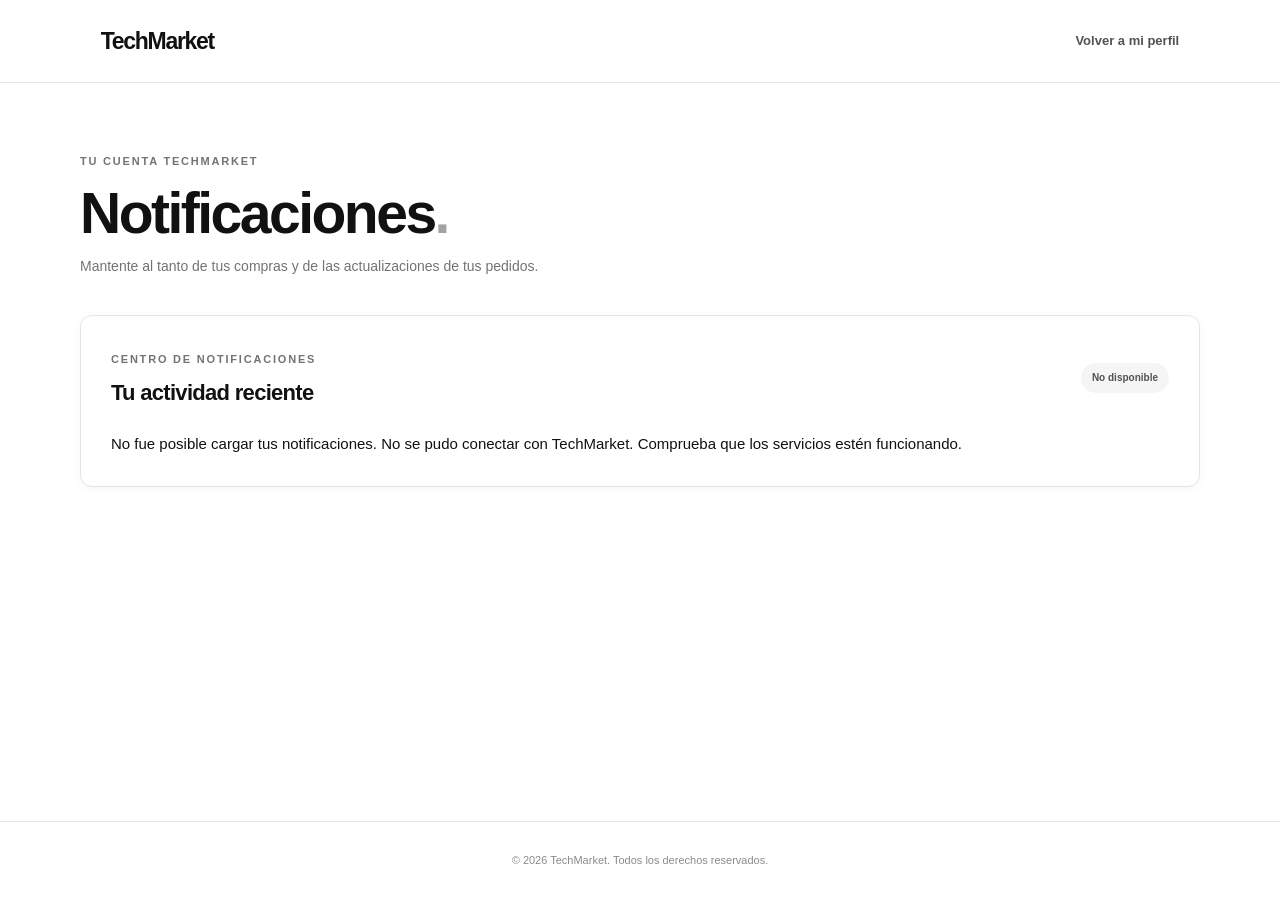
<file: frontend/notifications.html>
<!DOCTYPE html>
<html lang="es">
<head>
    <meta charset="UTF-8">
    <meta name="viewport" content="width=device-width, initial-scale=1.0">

    <title>Notificaciones | TechMarket</title>

    <link rel="stylesheet" href="css/style.css">

    <script src="js/api.js" defer></script>
    <script src="js/auth.js" defer></script>
    <script src="js/notifications.js" defer></script>
</head>
<body>

<header class="navbar">
    <div class="nav-container">

        <a href="index.html" class="logo">TechMarket</a>

        <nav class="profile-nav">
            <a href="profile.html" class="profile-back-link">
                Volver a mi perfil
            </a>

            <button
                    id="logout-button"
                    class="logout-button"
                    type="button">
                Cerrar sesión
            </button>
        </nav>

    </div>
</header>

<main class="profile-container">

    <section class="profile-heading">
        <p class="profile-eyebrow">TU CUENTA TECHMARKET</p>

        <h1>Notificaciones<span>.</span></h1>

        <p>
            Mantente al tanto de tus compras y de las actualizaciones
            de tus pedidos.
        </p>
    </section>

    <section class="profile-panel notifications-panel">

        <div class="profile-panel-heading">
            <div>
                <p class="profile-section-label">
                    CENTRO DE NOTIFICACIONES
                </p>

                <h2>Tu actividad reciente</h2>
            </div>

            <span class="profile-lock" id="notifications-count">
                Cargando...
            </span>
        </div>

        <div id="notifications-container">
            <p>Cargando tus notificaciones...</p>
        </div>

    </section>

</main>

<footer class="footer">
    <div class="footer-bottom">
        <p>© 2026 TechMarket. Todos los derechos reservados.</p>
    </div>
</footer>

</body>
</html>
</file>
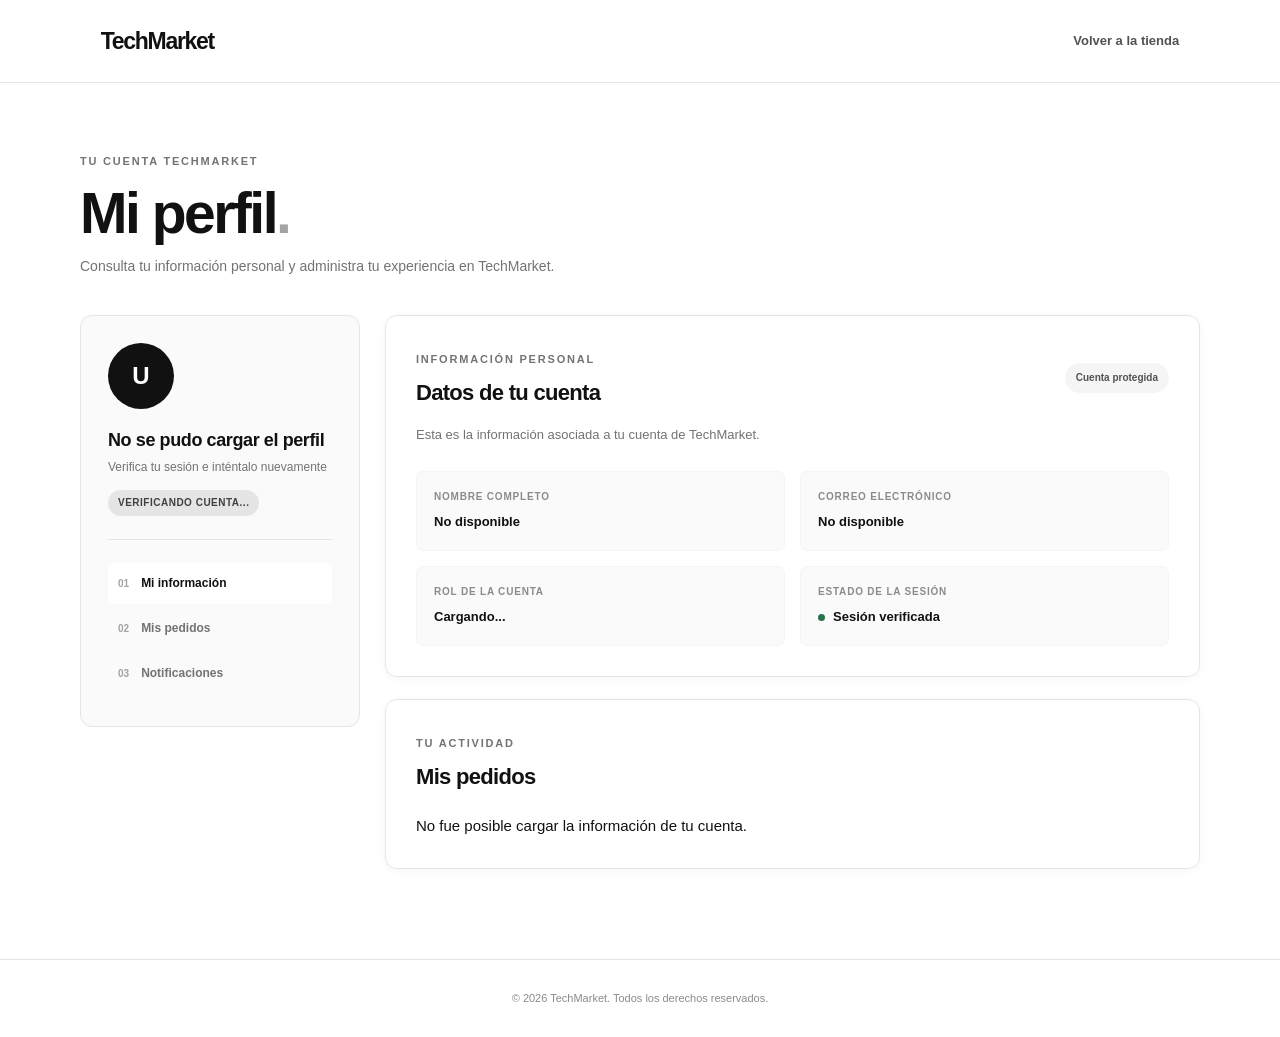
<file: frontend/profile.html>
<!DOCTYPE html>
<html lang="es">
<head>
    <meta charset="UTF-8">
    <meta name="viewport" content="width=device-width, initial-scale=1.0">

    <title>Mi perfil | TechMarket</title>

    <link rel="stylesheet" href="css/style.css">

    <script src="js/api.js" defer></script>
    <script src="js/auth.js" defer></script>
    <script src="js/profile.js" defer></script>
</head>
<body>

<header class="navbar">
    <div class="nav-container">
        <a href="index.html" class="logo">TechMarket</a>

        <nav class="profile-nav">
            <a href="index.html" class="profile-back-link">
                Volver a la tienda
            </a>

            <button id="logout-button"
                    class="logout-button"
                    type="button">
                Cerrar sesión
            </button>
        </nav>
    </div>
</header>

<main class="profile-container">

    <section class="profile-heading">
        <p class="profile-eyebrow">TU CUENTA TECHMARKET</p>
        <h1>Mi perfil<span>.</span></h1>
        <p>
            Consulta tu información personal y administra
            tu experiencia en TechMarket.
        </p>
    </section>

    <section class="profile-layout">

        <aside class="profile-sidebar">

            <div class="profile-avatar" id="profile-avatar">U</div>

            <h2 id="profile-display-name">Cargando...</h2>

            <p id="profile-email">Cargando correo...</p>

            <span class="profile-role" id="profile-role">
                Verificando cuenta...
            </span>

            <div class="profile-sidebar-divider"></div>

            <a href="#personal-information"
               class="profile-sidebar-link active">
                <span>01</span>
                Mi información
            </a>

            <a href="#my-orders" class="profile-sidebar-link">
                <span>02</span>
                Mis pedidos
            </a>

            <a href="notifications.html"
               class="profile-sidebar-link">
                <span>03</span>
                Notificaciones
            </a>

        </aside>

        <div class="profile-content">

            <section class="profile-panel"
                     id="personal-information">

                <div class="profile-panel-heading">
                    <div>
                        <p class="profile-section-label">
                            INFORMACIÓN PERSONAL
                        </p>
                        <h2>Datos de tu cuenta</h2>
                    </div>

                    <span class="profile-lock">
                        Cuenta protegida
                    </span>
                </div>

                <p class="profile-description">
                    Esta es la información asociada a tu cuenta
                    de TechMarket.
                </p>

                <div class="profile-fields">

                    <div class="profile-field">
                        <span>Nombre completo</span>
                        <p id="profile-user-name">Cargando...</p>
                    </div>

                    <div class="profile-field">
                        <span>Correo electrónico</span>
                        <p id="profile-user-email">Cargando...</p>
                    </div>

                    <div class="profile-field">
                        <span>Rol de la cuenta</span>
                        <p id="profile-user-role">Cargando...</p>
                    </div>

                    <div class="profile-field">
                        <span>Estado de la sesión</span>
                        <p class="profile-session-status">
                            <span></span>
                            Sesión verificada
                        </p>
                    </div>

                </div>

            </section>

            <section class="profile-panel profile-orders-panel"
                     id="my-orders">

                <div class="profile-panel-heading">
                    <div>
                        <p class="profile-section-label">
                            TU ACTIVIDAD
                        </p>
                        <h2>Mis pedidos</h2>
                    </div>
                </div>

                <div id="profile-orders-container">
                    <p>Cargando tus pedidos...</p>
                </div>

            </section>

        </div>

    </section>

</main>

<footer class="footer">
    <div class="footer-bottom">
        <p>© 2026 TechMarket. Todos los derechos reservados.</p>
    </div>
</footer>

</body>
</html>
</file>
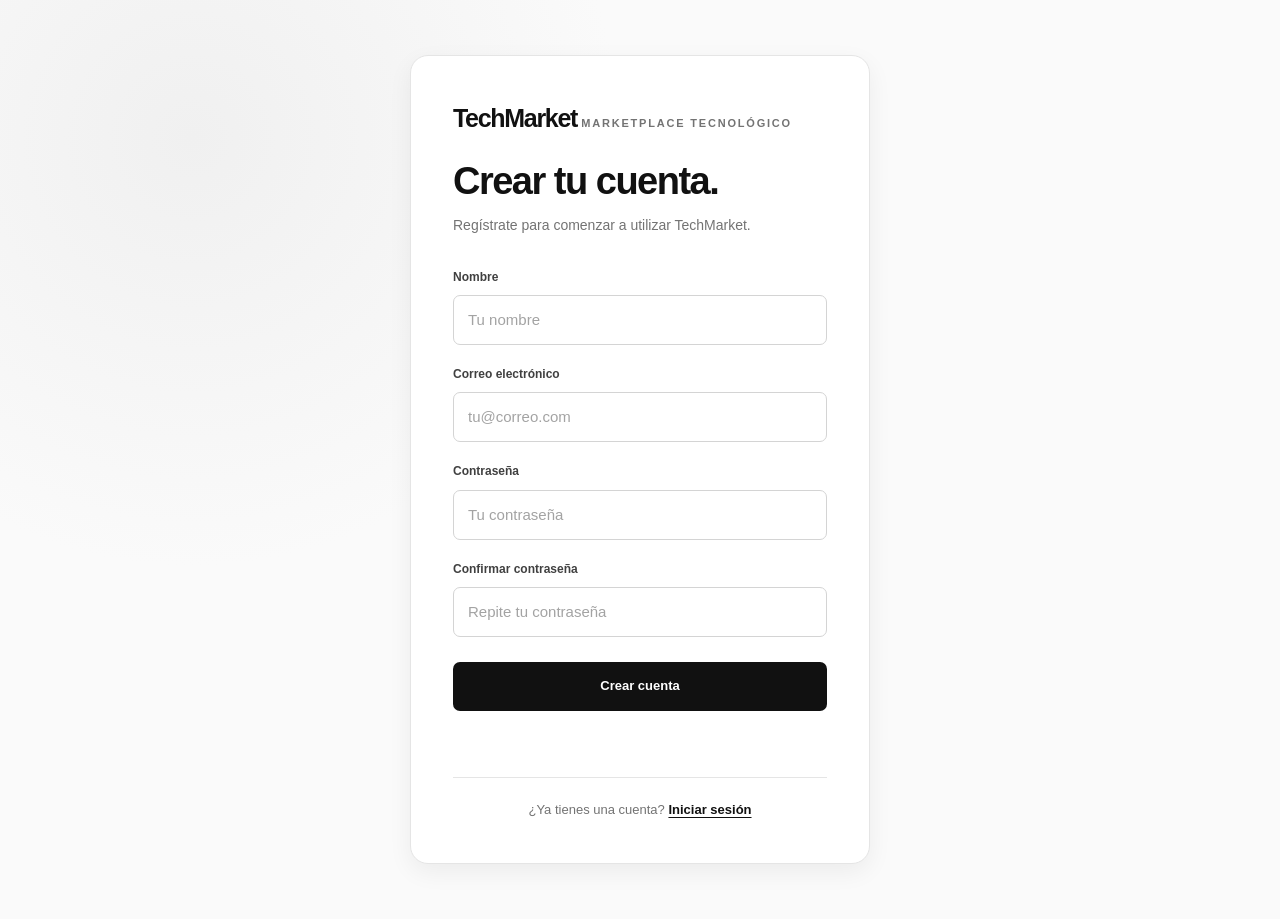
<file: frontend/register.html>
<!DOCTYPE html>
<html lang="es">

<head>

    <meta charset="UTF-8">
    <meta name="viewport" content="width=device-width, initial-scale=1.0">

    <title>Crear cuenta | TechMarket</title>

    <link rel="stylesheet" href="css/style.css">

</head>

<body>

<main class="auth-page">

    <section class="auth-container">

        <div class="auth-header">

            <a href="index.html" class="auth-logo">
                TechMarket
            </a>

            <p class="auth-tag">
                MARKETPLACE TECNOLÓGICO
            </p>

            <h1>Crear tu cuenta.</h1>

            <p class="auth-description">
                Regístrate para comenzar a utilizar TechMarket.
            </p>

        </div>


        <form class="auth-form" id="register-form">

            <div class="form-group">

                <label for="nombre">
                    Nombre
                </label>

                <input
                        type="text"
                        id="nombre"
                        name="nombre"
                        placeholder="Tu nombre"
                        required
                >

            </div>


            <div class="form-group">

                <label for="email">
                    Correo electrónico
                </label>

                <input
                        type="email"
                        id="email"
                        name="email"
                        placeholder="tu@correo.com"
                        required
                >

            </div>


            <div class="form-group">

                <label for="password">
                    Contraseña
                </label>

                <input
                        type="password"
                        id="password"
                        name="password"
                        placeholder="Tu contraseña"
                        required
                >

            </div>


            <div class="form-group">

                <label for="confirm-password">
                    Confirmar contraseña
                </label>

                <input
                        type="password"
                        id="confirm-password"
                        name="confirm-password"
                        placeholder="Repite tu contraseña"
                        required
                >

            </div>


            <button type="submit" class="auth-button">
                Crear cuenta
            </button>

            <p id="register-message"></p>

        </form>


        <div class="auth-footer">

            <p>
                ¿Ya tienes una cuenta?
                <a href="login.html">Iniciar sesión</a>
            </p>

        </div>

    </section>

</main>

<script src="js/api.js"></script>
<script src="js/auth.js"></script>

</body>

</html>
</file>
<file: frontend/css/style.css>
/* =========================================================
   TECHMARKET — SISTEMA VISUAL
   Identidad: minimalista / monocromática / responsive
   ========================================================= */

/* =========================================================
   1. VARIABLES
   ========================================================= */

:root {
    --color-black: #111111;
    --color-dark: #1c1c1c;
    --color-gray-900: #292929;
    --color-gray-800: #404040;
    --color-gray-700: #525252;
    --color-gray-600: #737373;
    --color-gray-500: #8b8b8b;
    --color-gray-400: #a3a3a3;
    --color-gray-300: #d4d4d4;
    --color-gray-200: #e5e5e5;
    --color-gray-100: #f5f5f5;
    --color-gray-50: #fafafa;
    --color-white: #ffffff;

    --color-success: #27734a;
    --color-success-bg: #edf7f0;
    --color-danger: #b42318;
    --color-danger-bg: #fdf0ef;
    --color-warning: #946200;
    --color-warning-bg: #fff8e7;

    --font-main: "Inter", "Segoe UI", Arial, sans-serif;

    --radius-sm: 7px;
    --radius-md: 12px;
    --radius-lg: 18px;
    --radius-xl: 24px;
    --radius-pill: 999px;

    --shadow-sm: 0 2px 8px rgba(0, 0, 0, 0.04);
    --shadow-md: 0 8px 24px rgba(0, 0, 0, 0.06);
    --shadow-lg: 0 18px 45px rgba(0, 0, 0, 0.09);

    --transition: 180ms ease;
    --container-width: 1240px;
}

/* =========================================================
   2. RESET Y BASE
   ========================================================= */

* {
    margin: 0;
    padding: 0;
    box-sizing: border-box;
}

html {
    scroll-behavior: smooth;
    scroll-padding-top: 100px;
}

body {
    min-height: 100vh;
    display: flex;
    flex-direction: column;

    font-family: var(--font-main);
    font-size: 15px;
    line-height: 1.6;

    background: var(--color-white);
    color: var(--color-black);

    -webkit-font-smoothing: antialiased;
    text-rendering: optimizeLegibility;
}

main {
    flex: 1;
}

img {
    display: block;
    max-width: 100%;
}

button,
input,
textarea,
select {
    font: inherit;
}

button {
    cursor: pointer;
}

button:disabled {
    cursor: not-allowed;
    opacity: 0.55;
}

a {
    color: inherit;
    text-decoration: none;
}

ul,
ol {
    list-style: none;
}

[hidden] {
    display: none !important;
}

::selection {
    background: var(--color-black);
    color: var(--color-white);
}

/* =========================================================
   3. ELEMENTOS GENERALES
   ========================================================= */

.container,
.nav-container,
.footer-container {
    width: min(var(--container-width), calc(100% - 48px));
    margin-inline: auto;
}

.section-header {
    display: flex;
    align-items: flex-end;
    justify-content: space-between;
    gap: 24px;
    margin-bottom: 32px;
}

.section-header h2,
.section-title {
    font-size: clamp(25px, 3vw, 36px);
    line-height: 1.2;
    font-weight: 700;
    letter-spacing: -1.2px;
}

.section-header p {
    max-width: 520px;
    margin-top: 8px;
    color: var(--color-gray-600);
}

.eyebrow,
.hero-tag,
.profile-eyebrow,
.profile-section-label,
.auth-tag {
    display: inline-block;
    color: var(--color-gray-600);
    font-size: 11px;
    font-weight: 700;
    letter-spacing: 1.8px;
    text-transform: uppercase;
}

.muted,
.text-muted {
    color: var(--color-gray-600);
}

.text-center {
    text-align: center;
}

.divider {
    width: 100%;
    height: 1px;
    background: var(--color-gray-200);
}

/* =========================================================
   4. BOTONES
   ========================================================= */

.primary-button,
.secondary-button,
.auth-button,
.product-button,
.admin-card-button,
.logout-button,
.danger-button,
.cart-button {
    min-height: 44px;
    display: inline-flex;
    align-items: center;
    justify-content: center;
    gap: 9px;

    padding: 11px 19px;
    border: 1px solid transparent;
    border-radius: var(--radius-sm);

    font-size: 13px;
    font-weight: 650;
    line-height: 1.3;

    transition:
            background var(--transition),
            color var(--transition),
            border-color var(--transition),
            transform var(--transition),
            box-shadow var(--transition);
}

.primary-button,
.auth-button,
.product-button,
.admin-card-button {
    background: var(--color-black);
    color: var(--color-white);
}

.primary-button:hover,
.auth-button:hover,
.product-button:hover,
.admin-card-button:hover {
    background: var(--color-gray-800);
    box-shadow: var(--shadow-sm);
    transform: translateY(-1px);
}

.secondary-button {
    background: var(--color-white);
    color: var(--color-black);
    border-color: var(--color-gray-300);
}

.secondary-button:hover {
    background: var(--color-gray-100);
    border-color: var(--color-gray-500);
}

.logout-button {
    background: var(--color-white);
    color: var(--color-gray-800);
    border-color: var(--color-gray-300);
}

.logout-button:hover {
    background: var(--color-gray-100);
    border-color: var(--color-black);
    color: var(--color-black);
}

.danger-button {
    background: var(--color-danger-bg);
    color: var(--color-danger);
    border-color: #f2d0cd;
}

.danger-button:hover {
    background: #f8dfdd;
}

.primary-button:focus-visible,
.secondary-button:focus-visible,
.auth-button:focus-visible,
.product-button:focus-visible,
.admin-card-button:focus-visible,
.logout-button:focus-visible,
.danger-button:focus-visible,
button:focus-visible,
a:focus-visible {
    outline: 3px solid rgba(0, 0, 0, 0.2);
    outline-offset: 3px;
}

/* =========================================================
   5. NAVBAR
   ========================================================= */

.navbar {
    position: sticky;
    top: 0;
    z-index: 100;

    width: 100%;
    min-height: 76px;

    display: flex;
    align-items: center;

    background: rgba(255, 255, 255, 0.96);
    border-bottom: 1px solid var(--color-gray-200);
    backdrop-filter: blur(14px);
}

.navbar .nav-container {
    min-height: 76px;
    display: flex;
    align-items: center;
    justify-content: space-between;
    gap: 28px;
}

.logo,
.auth-logo {
    color: var(--color-black);
    font-size: 23px;
    font-weight: 800;
    letter-spacing: -1.3px;
    white-space: nowrap;
}

.logo:hover,
.auth-logo:hover {
    opacity: 0.7;
}

.nav-links,
.profile-nav {
    display: flex;
    align-items: center;
    justify-content: flex-end;
    gap: 26px;
}

.nav-links a,
.profile-nav a {
    color: var(--color-gray-700);
    font-size: 13px;
    font-weight: 600;
    transition: color var(--transition);
}

.nav-links a:hover,
.profile-nav a:hover {
    color: var(--color-black);
}

.nav-links button,
.profile-nav button {
    min-height: 39px;
    padding: 8px 14px;
    font-size: 12px;
}

.profile-back-link {
    font-weight: 650;
}

/* =========================================================
   6. INICIO — HERO
   ========================================================= */

.hero {
    position: relative;
    overflow: hidden;

    min-height: 510px;
    display: flex;
    align-items: center;

    padding: 90px 24px;

    background:
            radial-gradient(circle at 80% 20%, #eeeeee 0, transparent 34%),
            linear-gradient(120deg, #f8f8f8 0%, #eeeeee 100%);
}

.hero-content {
    position: relative;
    z-index: 1;

    width: min(var(--container-width), 100%);
    margin-inline: auto;
}

.hero-tag {
    margin-bottom: 22px;
}

.hero h1 {
    max-width: 760px;
    font-size: clamp(42px, 7vw, 76px);
    line-height: 1.02;
    font-weight: 800;
    letter-spacing: -4px;
}

.hero-description {
    max-width: 560px;
    margin-top: 24px;

    color: var(--color-gray-600);
    font-size: 16px;
    line-height: 1.8;
}

.hero-actions {
    display: flex;
    align-items: center;
    flex-wrap: wrap;
    gap: 12px;
    margin-top: 32px;
}

/* =========================================================
   7. CATÁLOGO DE PRODUCTOS
   ========================================================= */

.products-section {
    width: min(var(--container-width), calc(100% - 48px));
    margin: 0 auto;
    padding: 85px 0;
}

#product-grid,
.product-grid {
    display: grid;
    grid-template-columns: repeat(3, minmax(0, 1fr));
    gap: 25px;
}

.product-card {
    min-width: 0;
    overflow: hidden;

    display: flex;
    flex-direction: column;

    background: var(--color-white);
    border: 1px solid var(--color-gray-200);
    border-radius: var(--radius-md);

    transition:
            transform var(--transition),
            box-shadow var(--transition),
            border-color var(--transition);
}

.product-card:hover {
    transform: translateY(-4px);
    border-color: var(--color-gray-300);
    box-shadow: var(--shadow-md);
}

.product-image {
    width: 100%;
    height: 245px;
    padding: 20px;

    object-fit: contain;
    background: var(--color-gray-50);
    border-bottom: 1px solid var(--color-gray-100);
}

.product-info {
    flex: 1;
    display: flex;
    flex-direction: column;
    align-items: flex-start;

    padding: 22px;
}

.product-category {
    margin-bottom: 10px;

    color: var(--color-gray-500);
    font-size: 10px;
    font-weight: 750;
    letter-spacing: 1.3px;
    text-transform: uppercase;
}

.product-card h2,
.product-card h3,
.product-info h2,
.product-info h3 {
    margin-bottom: 8px;

    color: var(--color-black);
    font-size: 17px;
    line-height: 1.35;
    font-weight: 700;
    letter-spacing: -0.3px;
}

.product-description {
    margin-bottom: 18px;

    color: var(--color-gray-600);
    font-size: 13px;
    line-height: 1.7;
}

.product-price {
    margin-top: auto;
    margin-bottom: 8px;

    color: var(--color-black);
    font-size: 22px;
    font-weight: 800;
    letter-spacing: -0.7px;
}

.product-stock {
    margin-bottom: 18px;
    color: var(--color-gray-500);
    font-size: 12px;
}

.product-info .product-button {
    width: 100%;
    margin-top: 8px;
}

/* =========================================================
   8. DETALLE DE PRODUCTO
   ========================================================= */

.product-detail-section {
    width: min(1100px, calc(100% - 48px));
    margin: 0 auto;
    padding: 70px 0;
}

#product-detail {
    width: 100%;
}

.product-detail-card {
    display: grid;
    grid-template-columns: minmax(0, 1fr) minmax(0, 1fr);
    gap: 55px;
    align-items: center;

    padding: 35px;
    border: 1px solid var(--color-gray-200);
    border-radius: var(--radius-lg);
    background: var(--color-white);
    box-shadow: var(--shadow-sm);
}

.product-detail-image {
    width: 100%;
    height: 430px;
    padding: 25px;

    object-fit: contain;
    background: var(--color-gray-50);
    border-radius: var(--radius-md);
}

.product-detail-info {
    display: flex;
    flex-direction: column;
    align-items: flex-start;
}

.product-detail-info h1,
.product-detail-info h2 {
    margin-bottom: 16px;

    font-size: clamp(28px, 4vw, 42px);
    line-height: 1.15;
    letter-spacing: -1.5px;
}

.product-detail-info .product-description {
    margin-top: 14px;
    font-size: 14px;
}

.product-detail-info .product-price {
    margin-top: 20px;
    font-size: 30px;
}

.product-detail-info .product-button {
    min-width: 200px;
    margin-top: 20px;
}

/* =========================================================
   9. AUTENTICACIÓN — LOGIN Y REGISTRO
   ========================================================= */

.auth-page {
    flex: 1;
    min-height: calc(100vh - 30px);

    display: flex;
    align-items: center;
    justify-content: center;

    padding: 55px 20px;

    background:
            radial-gradient(circle at 15% 15%, #f0f0f0 0, transparent 32%),
            var(--color-gray-50);
}

.auth-container {
    width: min(100%, 460px);
    padding: 42px;

    background: var(--color-white);
    border: 1px solid var(--color-gray-200);
    border-radius: var(--radius-lg);
    box-shadow: var(--shadow-md);
}

.auth-header {
    margin-bottom: 32px;
}

.auth-logo {
    display: inline-block;
    margin-bottom: 22px;
    font-size: 25px;
}

.auth-tag {
    margin-bottom: 14px;
}

.auth-header h1 {
    margin-bottom: 10px;

    font-size: clamp(29px, 5vw, 38px);
    line-height: 1.15;
    letter-spacing: -1.5px;
}

.auth-description {
    color: var(--color-gray-600);
    font-size: 14px;
}

.auth-form {
    display: flex;
    flex-direction: column;
    gap: 20px;
}

.form-group {
    display: flex;
    flex-direction: column;
    gap: 8px;
}

.form-group label {
    color: var(--color-gray-800);
    font-size: 12px;
    font-weight: 700;
}

.form-group input,
.form-group textarea,
.form-group select,
.auth-form input,
.admin-form input,
.admin-form textarea,
.admin-form select {
    width: 100%;
    min-height: 47px;
    padding: 12px 14px;

    color: var(--color-black);
    background: var(--color-white);

    border: 1px solid var(--color-gray-300);
    border-radius: var(--radius-sm);

    outline: none;
    transition:
            border-color var(--transition),
            box-shadow var(--transition);
}

.form-group textarea,
.admin-form textarea {
    min-height: 110px;
    resize: vertical;
}

.form-group input::placeholder,
.form-group textarea::placeholder,
.auth-form input::placeholder {
    color: var(--color-gray-400);
}

.form-group input:focus,
.form-group textarea:focus,
.form-group select:focus,
.auth-form input:focus,
.admin-form input:focus,
.admin-form textarea:focus,
.admin-form select:focus {
    border-color: var(--color-gray-800);
    box-shadow: 0 0 0 3px rgba(0, 0, 0, 0.06);
}

.auth-button {
    width: 100%;
    min-height: 49px;
    margin-top: 5px;
}

#login-message,
#register-message,
#create-product-message {
    min-height: 18px;
    font-size: 12px;
    line-height: 1.5;
}

#user-info {
    font-size: 13px;
}

.auth-footer {
    margin-top: 28px;
    padding-top: 22px;
    border-top: 1px solid var(--color-gray-200);
    text-align: center;
}

.auth-footer p {
    color: var(--color-gray-600);
    font-size: 13px;
}

.auth-footer a {
    color: var(--color-black);
    font-weight: 750;
    text-decoration: underline;
    text-underline-offset: 3px;
}

.auth-footer a:hover {
    color: var(--color-gray-600);
}

/* =========================================================
   10. CARRITO
   ========================================================= */

.cart-section {
    width: min(1100px, calc(100% - 48px));
    margin: 0 auto;
    padding: 65px 0 90px;
}

.cart-section h1,
.checkout-section h1 {
    margin-bottom: 30px;
    font-size: clamp(30px, 5vw, 43px);
    letter-spacing: -1.6px;
}

#cart-container {
    width: 100%;
}

.cart-items {
    display: flex;
    flex-direction: column;
    gap: 15px;
}

.cart-item {
    display: grid;
    grid-template-columns: 110px minmax(0, 1fr) auto;
    align-items: center;
    gap: 22px;

    padding: 20px;
    background: var(--color-white);
    border: 1px solid var(--color-gray-200);
    border-radius: var(--radius-md);
}

.cart-item img {
    width: 110px;
    height: 100px;
    padding: 8px;

    object-fit: contain;
    background: var(--color-gray-50);
    border-radius: var(--radius-sm);
}

.cart-item h2,
.cart-item h3 {
    margin-bottom: 5px;
    font-size: 16px;
}

.cart-item p {
    color: var(--color-gray-600);
    font-size: 13px;
}

.cart-controls {
    display: flex;
    align-items: center;
    gap: 10px;
    margin-top: 12px;
}

.cart-controls button {
    width: 30px;
    height: 30px;

    display: inline-flex;
    align-items: center;
    justify-content: center;

    background: var(--color-white);
    border: 1px solid var(--color-gray-300);
    border-radius: var(--radius-sm);

    font-weight: 700;
}

.cart-controls button:hover {
    background: var(--color-gray-100);
}

.cart-summary {
    width: min(100%, 420px);
    margin: 28px 0 0 auto;
    padding: 25px;

    background: var(--color-gray-50);
    border: 1px solid var(--color-gray-200);
    border-radius: var(--radius-md);
}

.cart-summary h2 {
    margin-bottom: 15px;
    font-size: 19px;
}

.cart-summary p {
    display: flex;
    justify-content: space-between;
    gap: 15px;
    margin: 8px 0;

    color: var(--color-gray-600);
    font-size: 13px;
}

.cart-summary .cart-total {
    margin-top: 18px;
    padding-top: 16px;
    border-top: 1px solid var(--color-gray-300);

    color: var(--color-black);
    font-size: 19px;
    font-weight: 800;
}

.cart-summary .product-button,
.cart-summary .primary-button {
    width: 100%;
    margin-top: 20px;
}

/* =========================================================
   11. CHECKOUT
   ========================================================= */

.checkout-section {
    width: min(1050px, calc(100% - 48px));
    margin: 0 auto;
    padding: 65px 0 90px;
}

#checkout-container {
    width: 100%;
}

.checkout-card,
.checkout-summary,
.checkout-confirmation,
.checkout-status,
.checkout-error {
    padding: 28px;
    background: var(--color-white);
    border: 1px solid var(--color-gray-200);
    border-radius: var(--radius-md);
    box-shadow: var(--shadow-sm);
}

.checkout-card h2,
.checkout-summary h2,
.checkout-confirmation h2 {
    margin-bottom: 15px;
    font-size: 22px;
    letter-spacing: -0.5px;
}

.checkout-summary {
    margin-top: 20px;
}

.checkout-summary p {
    display: flex;
    justify-content: space-between;
    gap: 15px;
    padding: 9px 0;
    color: var(--color-gray-600);
    border-bottom: 1px solid var(--color-gray-100);
    font-size: 13px;
}

.checkout-summary p:last-child {
    color: var(--color-black);
    font-weight: 800;
    border-bottom: 0;
}

.checkout-confirmation {
    text-align: center;
}

.checkout-confirmation h2 {
    margin-top: 12px;
}

.checkout-confirmation p,
.checkout-status p,
.checkout-error p {
    color: var(--color-gray-600);
}

.checkout-confirmation .primary-button,
.checkout-confirmation .secondary-button {
    margin-top: 20px;
}

/* =========================================================
   12. PERFIL DE USUARIO
   ========================================================= */

.profile-container {
    width: min(1120px, calc(100% - 48px));
    margin: 0 auto;
    padding: 65px 0 90px;
}

.profile-heading {
    margin-bottom: 38px;
}

.profile-heading h1 {
    margin: 10px 0;

    font-size: clamp(38px, 6vw, 57px);
    line-height: 1.1;
    letter-spacing: -2.5px;
}

.profile-heading h1 span {
    color: var(--color-gray-400);
}

.profile-heading > p:last-child {
    max-width: 600px;
    color: var(--color-gray-600);
    font-size: 14px;
}

.profile-layout {
    display: grid;
    grid-template-columns: 280px minmax(0, 1fr);
    align-items: start;
    gap: 25px;
}

.profile-sidebar {
    position: sticky;
    top: 100px;

    padding: 27px;
    background: var(--color-gray-50);
    border: 1px solid var(--color-gray-200);
    border-radius: var(--radius-md);
}

.profile-avatar {
    width: 66px;
    height: 66px;
    margin-bottom: 17px;

    display: flex;
    align-items: center;
    justify-content: center;

    background: var(--color-black);
    color: var(--color-white);
    border-radius: 50%;

    font-size: 24px;
    font-weight: 750;
}

.profile-sidebar h2 {
    margin-bottom: 3px;
    font-size: 18px;
    letter-spacing: -0.4px;
}

.profile-sidebar > p {
    overflow-wrap: anywhere;
    color: var(--color-gray-600);
    font-size: 12px;
}

.profile-role {
    display: inline-flex;
    margin-top: 13px;
    padding: 5px 10px;

    background: var(--color-gray-200);
    color: var(--color-gray-800);
    border-radius: var(--radius-pill);

    font-size: 10px;
    font-weight: 750;
    letter-spacing: 0.5px;
    text-transform: uppercase;
}

.profile-sidebar-divider {
    height: 1px;
    margin: 23px 0;
    background: var(--color-gray-200);
}

.profile-sidebar-link {
    display: flex;
    align-items: center;
    gap: 12px;

    padding: 11px 10px;
    margin: 4px 0;

    color: var(--color-gray-600);
    border-radius: var(--radius-sm);

    font-size: 12px;
    font-weight: 650;

    transition:
            background var(--transition),
            color var(--transition);
}

.profile-sidebar-link span {
    color: var(--color-gray-400);
    font-size: 10px;
    font-weight: 800;
}

.profile-sidebar-link:hover,
.profile-sidebar-link.active {
    background: var(--color-white);
    color: var(--color-black);
}

.profile-content {
    min-width: 0;
    display: flex;
    flex-direction: column;
    gap: 22px;
}

.profile-panel {
    min-width: 0;
    padding: 30px;

    background: var(--color-white);
    border: 1px solid var(--color-gray-200);
    border-radius: var(--radius-md);
    box-shadow: var(--shadow-sm);
}

.profile-panel-heading {
    display: flex;
    align-items: center;
    justify-content: space-between;
    gap: 20px;
}

.profile-panel-heading h2 {
    margin-top: 5px;
    font-size: 22px;
    letter-spacing: -0.7px;
}

.profile-lock {
    flex-shrink: 0;
    padding: 7px 11px;

    color: var(--color-gray-700);
    background: var(--color-gray-100);
    border-radius: var(--radius-pill);

    font-size: 10px;
    font-weight: 700;
}

.profile-description {
    margin-top: 15px;
    color: var(--color-gray-600);
    font-size: 13px;
}

.profile-fields {
    display: grid;
    grid-template-columns: repeat(2, minmax(0, 1fr));
    gap: 15px;
    margin-top: 25px;
}

.profile-field {
    min-width: 0;
    padding: 17px;

    background: var(--color-gray-50);
    border: 1px solid var(--color-gray-100);
    border-radius: var(--radius-sm);
}

.profile-field > span {
    display: block;
    margin-bottom: 7px;

    color: var(--color-gray-500);
    font-size: 10px;
    font-weight: 750;
    letter-spacing: 0.8px;
    text-transform: uppercase;
}

.profile-field > p {
    overflow-wrap: anywhere;
    color: var(--color-black);
    font-size: 13px;
    font-weight: 650;
}

.profile-session-status {
    display: flex;
    align-items: center;
    gap: 8px;
}

.profile-session-status span {
    width: 7px;
    height: 7px;
    display: inline-block;

    background: var(--color-success);
    border-radius: 50%;
}

.profile-orders-panel {
    scroll-margin-top: 100px;
}

/* =========================================================
   13. HISTORIAL DE PEDIDOS
   ========================================================= */

#profile-orders-container {
    margin-top: 23px;
}

.profile-order-card {
    margin-top: 15px;
    padding: 21px;

    background: var(--color-white);
    border: 1px solid var(--color-gray-200);
    border-radius: var(--radius-md);

    transition: border-color var(--transition);
}

.profile-order-card:hover {
    border-color: var(--color-gray-400);
}

.profile-order-card h3 {
    font-size: 15px;
}

.profile-order-date {
    margin-top: 4px;
    color: var(--color-gray-500);
    font-size: 11px;
}

.profile-order-products {
    display: flex;
    flex-direction: column;
    gap: 9px;
    margin-top: 17px;
    padding-top: 15px;
    border-top: 1px solid var(--color-gray-100);
}

.profile-order-item {
    display: flex;
    justify-content: space-between;
    gap: 15px;

    color: var(--color-gray-700);
    font-size: 12px;
}

.profile-order-total {
    display: flex;
    justify-content: space-between;
    gap: 15px;

    margin-top: 17px;
    padding-top: 15px;
    border-top: 1px solid var(--color-gray-200);

    font-size: 15px;
    font-weight: 800;
}

.profile-panel-heading + #profile-orders-container {
    margin-top: 20px;
}

/* =========================================================
   14. ESTADOS VACÍOS
   ========================================================= */

.profile-empty-state {
    padding: 42px 20px;
    text-align: center;

    background: var(--color-gray-50);
    border: 1px dashed var(--color-gray-300);
    border-radius: var(--radius-md);
}

.profile-empty-icon {
    width: 52px;
    height: 52px;
    margin: 0 auto 15px;

    display: flex;
    align-items: center;
    justify-content: center;

    background: var(--color-gray-200);
    color: var(--color-gray-700);
    border-radius: 50%;

    font-size: 20px;
}

.profile-empty-state h2,
.profile-empty-state h3 {
    margin-bottom: 7px;
    font-size: 16px;
}

.profile-empty-state p {
    color: var(--color-gray-600);
    font-size: 12px;
}

.profile-store-link {
    display: inline-flex;
    margin-top: 17px;
    padding: 10px 16px;

    background: var(--color-black);
    color: var(--color-white);
    border-radius: var(--radius-sm);

    font-size: 12px;
    font-weight: 700;
}

.profile-store-link:hover {
    background: var(--color-gray-800);
}

/* =========================================================
   15. NOTIFICACIONES
   ========================================================= */

.notifications-panel {
    margin-top: 10px;
}

#notifications-container {
    margin-top: 22px;
}

.notification-card {
    display: flex;
    align-items: flex-start;
    justify-content: space-between;
    gap: 20px;

    margin-bottom: 12px;
    padding: 21px;

    background: var(--color-white);
    border: 1px solid var(--color-gray-200);
    border-radius: var(--radius-md);

    transition:
            background var(--transition),
            border-color var(--transition);
}

.notification-card:hover {
    border-color: var(--color-gray-400);
}

.notification-unread {
    background: var(--color-gray-50);
    border-left: 3px solid var(--color-black);
}

.notification-read {
    opacity: 0.75;
}

.notification-card-header {
    display: flex;
    align-items: center;
    flex-wrap: wrap;
    gap: 10px;
    margin-bottom: 9px;
}

.notification-card-header h3 {
    font-size: 14px;
}

.notification-status {
    display: inline-flex;
    padding: 4px 8px;

    background: var(--color-gray-200);
    color: var(--color-gray-700);
    border-radius: var(--radius-pill);

    font-size: 9px;
    font-weight: 750;
    text-transform: uppercase;
}

.notification-message {
    color: var(--color-gray-600);
    font-size: 13px;
    line-height: 1.7;
}

.notification-date {
    display: block;
    margin-top: 10px;
    color: var(--color-gray-400);
    font-size: 10px;
}

.notification-read-button {
    flex-shrink: 0;
    padding: 8px 12px;

    background: var(--color-white);
    color: var(--color-gray-800);
    border: 1px solid var(--color-gray-300);
    border-radius: var(--radius-sm);

    font-size: 11px;
    font-weight: 650;
}

.notification-read-button:hover {
    background: var(--color-gray-100);
}

.notification-read-label {
    color: var(--color-gray-400);
    font-size: 11px;
}

/* =========================================================
   16. PANEL ADMINISTRATIVO
   ========================================================= */

.admin-container {
    width: min(var(--container-width), calc(100% - 48px));
    margin: 0 auto;
    padding: 55px 0 85px;
}

.admin-welcome {
    margin-bottom: 35px;
}

.admin-welcome h1,
.admin-heading h1 {
    font-size: clamp(34px, 5vw, 48px);
    letter-spacing: -2px;
    line-height: 1.1;
}

.admin-welcome p,
.admin-heading p {
    margin-top: 10px;
    color: var(--color-gray-600);
    font-size: 14px;
}

.admin-grid {
    display: grid;
    grid-template-columns: repeat(2, minmax(0, 1fr));
    gap: 18px;
}

.admin-card {
    min-width: 0;
    padding: 25px;

    background: var(--color-white);
    border: 1px solid var(--color-gray-200);
    border-radius: var(--radius-md);

    transition:
            border-color var(--transition),
            transform var(--transition),
            box-shadow var(--transition);
}

.admin-card:hover {
    border-color: var(--color-gray-400);
    transform: translateY(-2px);
    box-shadow: var(--shadow-sm);
}

.admin-card h2 {
    margin-bottom: 9px;
    font-size: 19px;
    letter-spacing: -0.5px;
}

.admin-card p {
    margin-bottom: 20px;
    color: var(--color-gray-600);
    font-size: 13px;
}

.admin-card-button {
    min-height: 39px;
    padding: 9px 15px;
    font-size: 11px;
}

.admin-note {
    margin-top: 22px;
    padding: 17px 20px;

    background: var(--color-gray-50);
    border: 1px solid var(--color-gray-200);
    border-radius: var(--radius-sm);

    color: var(--color-gray-600);
    font-size: 12px;
}

/* =========================================================
   17. PANELES ADMINISTRATIVOS
   ========================================================= */

.admin-panel,
#users-panel,
#products-panel,
#orders-panel,
#payments-panel {
    min-width: 0;
    margin-top: 25px;
    padding: 28px;

    background: var(--color-white);
    border: 1px solid var(--color-gray-200);
    border-radius: var(--radius-md);
    box-shadow: var(--shadow-sm);
}

.admin-panel-header,
.panel-header {
    display: flex;
    align-items: flex-start;
    justify-content: space-between;
    flex-wrap: wrap;
    gap: 16px;
    margin-bottom: 24px;
}

.admin-panel h2,
#users-panel h2,
#products-panel h2,
#orders-panel h2,
#payments-panel h2 {
    font-size: 23px;
    letter-spacing: -0.7px;
}

.admin-panel-description {
    margin-top: 5px;
    color: var(--color-gray-600);
    font-size: 12px;
}

.admin-panel-actions {
    display: flex;
    align-items: center;
    flex-wrap: wrap;
    gap: 9px;
}

#users-count,
#products-count,
#orders-count,
#payments-count {
    display: inline-block;
    margin: 10px 0 16px;

    color: var(--color-gray-600);
    font-size: 12px;
    font-weight: 650;
}

#users-message,
#products-message,
#orders-message,
#payments-message {
    min-height: 20px;
    margin: 12px 0;

    color: var(--color-gray-600);
    font-size: 12px;
}

/* =========================================================
   18. TABLAS ADMINISTRATIVAS
   ========================================================= */

.table-container,
.admin-table-container {
    width: 100%;
    overflow-x: auto;
    margin-top: 15px;

    border: 1px solid var(--color-gray-200);
    border-radius: var(--radius-sm);
}

table {
    width: 100%;
    border-collapse: collapse;
    text-align: left;
}

thead {
    background: var(--color-gray-50);
}

th {
    padding: 14px 15px;

    color: var(--color-gray-600);
    font-size: 10px;
    font-weight: 800;
    letter-spacing: 0.7px;
    text-transform: uppercase;

    border-bottom: 1px solid var(--color-gray-200);
    white-space: nowrap;
}

td {
    padding: 14px 15px;

    color: var(--color-gray-800);
    font-size: 12px;
    vertical-align: middle;

    border-bottom: 1px solid var(--color-gray-100);
}

tbody tr:last-child td {
    border-bottom: 0;
}

tbody tr:hover {
    background: var(--color-gray-50);
}

td button {
    white-space: nowrap;
}

.users-table {
    min-width: 580px;
}

#products-panel table {
    min-width: 750px;
}

#orders-panel table {
    min-width: 760px;
}

#payments-panel table {
    min-width: 900px;
}

/* =========================================================
   19. BADGES Y ESTADOS
   ========================================================= */

.user-role-badge {
    display: inline-flex;
    align-items: center;
    justify-content: center;

    padding: 5px 9px;

    background: var(--color-gray-100);
    color: var(--color-gray-800);
    border: 1px solid var(--color-gray-200);
    border-radius: var(--radius-pill);

    font-size: 10px;
    font-weight: 750;
    white-space: nowrap;
}

/* Estados semánticos opcionales */

.status-success,
.estado-aprobado,
.estado-confirmado,
.estado-leida {
    color: var(--color-success);
    background: var(--color-success-bg);
}

.status-danger,
.estado-rechazado,
.estado-cancelado {
    color: var(--color-danger);
    background: var(--color-danger-bg);
}

.status-warning,
.estado-pendiente,
.estado-pendiente-pago {
    color: var(--color-warning);
    background: var(--color-warning-bg);
}

/* =========================================================
   20. FORMULARIO ADMINISTRATIVO DE PRODUCTOS
   ========================================================= */

#create-product-form {
    display: flex;
    flex-direction: column;
    gap: 17px;

    margin: 20px 0 30px;
    padding: 25px;

    background: var(--color-gray-50);
    border: 1px solid var(--color-gray-200);
    border-radius: var(--radius-md);
}

#create-product-form .form-group {
    margin-bottom: 0;
}

#create-product-form label {
    color: var(--color-gray-800);
    font-size: 12px;
    font-weight: 700;
}

#create-product-form input,
#create-product-form textarea {
    width: 100%;
    min-height: 44px;
    padding: 11px 13px;

    background: var(--color-white);
    border: 1px solid var(--color-gray-300);
    border-radius: var(--radius-sm);
    outline: none;
}

#create-product-form textarea {
    min-height: 100px;
    resize: vertical;
}

#create-product-form input:focus,
#create-product-form textarea:focus {
    border-color: var(--color-gray-800);
    box-shadow: 0 0 0 3px rgba(0, 0, 0, 0.05);
}

#product-image {
    padding: 9px;
    background: var(--color-white);
}

#product-image-preview-container {
    width: fit-content;
    max-width: 100%;
    padding: 12px;

    background: var(--color-white);
    border: 1px solid var(--color-gray-200);
    border-radius: var(--radius-md);
}

#product-image-preview {
    width: 190px;
    height: 160px;
    object-fit: contain;
    border-radius: var(--radius-sm);
}

#remove-product-image-button {
    margin-top: 10px;
}

#cancel-edit-button {
    background: var(--color-white);
    color: var(--color-gray-800);
    border: 1px solid var(--color-gray-300);
    border-radius: var(--radius-sm);
    padding: 10px 15px;
    font-size: 12px;
    font-weight: 650;
}

#create-product-button {
    min-height: 43px;
    padding: 10px 17px;
}

/* =========================================================
   21. DETALLE DE PEDIDO EN ADMINISTRACIÓN
   ========================================================= */

#order-detail-panel {
    margin-top: 25px;
    padding: 25px;

    background: var(--color-gray-50);
    border: 1px solid var(--color-gray-200);
    border-radius: var(--radius-md);
    scroll-margin-top: 100px;
}

#order-detail-title {
    margin-bottom: 8px;
    font-size: 21px;
    letter-spacing: -0.5px;
}

#order-detail-customer {
    margin-bottom: 20px;
    color: var(--color-gray-600);
    font-size: 12px;
}

#order-detail-total {
    margin-top: 17px;
    text-align: right;
    font-size: 20px;
    font-weight: 800;
}

/* =========================================================
   22. PIE DE PÁGINA
   ========================================================= */

.footer {
    margin-top: auto;
    padding: 30px 24px;

    background: var(--color-white);
    border-top: 1px solid var(--color-gray-200);
}

.footer-bottom {
    width: min(var(--container-width), 100%);
    margin: 0 auto;
    text-align: center;
}

.footer-bottom p {
    color: var(--color-gray-500);
    font-size: 11px;
}

/* =========================================================
   23. MENSAJES Y ALERTAS
   ========================================================= */

.message,
.alert {
    padding: 13px 15px;
    border-radius: var(--radius-sm);
    font-size: 12px;
}

.message-info,
.alert-info {
    background: var(--color-gray-100);
    color: var(--color-gray-800);
}

.message-success,
.alert-success {
    background: var(--color-success-bg);
    color: var(--color-success);
}

.message-error,
.alert-error {
    background: var(--color-danger-bg);
    color: var(--color-danger);
}

.message-warning,
.alert-warning {
    background: var(--color-warning-bg);
    color: var(--color-warning);
}

/* =========================================================
   24. CARGA Y ANIMACIONES
   ========================================================= */

.loading,
.loading-message {
    padding: 30px 15px;
    color: var(--color-gray-500);
    text-align: center;
    font-size: 13px;
}

@keyframes fadeIn {
    from {
        opacity: 0;
        transform: translateY(7px);
    }

    to {
        opacity: 1;
        transform: translateY(0);
    }
}

.product-card,
.profile-panel,
.admin-card,
.notification-card {
    animation: fadeIn 250ms ease both;
}

/* =========================================================
   25. RESPONSIVE — TABLETS
   ========================================================= */

@media (max-width: 950px) {
    #product-grid,
    .product-grid {
        grid-template-columns: repeat(2, minmax(0, 1fr));
    }

    .profile-layout {
        grid-template-columns: 230px minmax(0, 1fr);
        gap: 18px;
    }

    .profile-sidebar {
        padding: 20px;
    }

    .product-detail-card {
        gap: 30px;
        padding: 25px;
    }

    .product-detail-image {
        height: 350px;
    }

    .admin-container {
        width: min(100% - 36px, var(--container-width));
    }
}

/* =========================================================
   26. RESPONSIVE — MÓVILES
   ========================================================= */

@media (max-width: 680px) {
    html {
        scroll-padding-top: 75px;
    }

    body {
        font-size: 14px;
    }

    .container,
    .nav-container,
    .footer-container {
        width: calc(100% - 32px);
    }

    .navbar {
        min-height: 66px;
    }

    .navbar .nav-container {
        min-height: 66px;
        gap: 12px;
    }

    .logo {
        font-size: 20px;
    }

    .nav-links,
    .profile-nav {
        gap: 11px;
    }

    .nav-links a,
    .profile-nav a {
        font-size: 11px;
    }

    .nav-links button,
    .profile-nav button {
        min-height: 35px;
        padding: 7px 10px;
        font-size: 10px;
    }

    .hero {
        min-height: 440px;
        padding: 70px 20px;
    }

    .hero h1 {
        font-size: clamp(40px, 12vw, 57px);
        letter-spacing: -2.8px;
    }

    .hero-description {
        font-size: 14px;
    }

    .hero-actions {
        align-items: stretch;
        flex-direction: column;
    }

    .hero-actions a {
        width: 100%;
    }

    .products-section {
        width: calc(100% - 32px);
        padding: 60px 0;
    }

    .section-header {
        align-items: flex-start;
        flex-direction: column;
        gap: 12px;
        margin-bottom: 23px;
    }

    #product-grid,
    .product-grid {
        grid-template-columns: 1fr;
        gap: 17px;
    }

    .product-image {
        height: 230px;
    }

    .product-detail-section {
        width: calc(100% - 32px);
        padding: 35px 0 60px;
    }

    .product-detail-card {
        grid-template-columns: 1fr;
        gap: 25px;
        padding: 16px;
    }

    .product-detail-image {
        height: 270px;
    }

    .product-detail-info {
        padding: 5px;
    }

    .product-detail-info h1,
    .product-detail-info h2 {
        font-size: 29px;
    }

    .product-detail-info .product-button {
        width: 100%;
    }

    .auth-page {
        padding: 25px 15px;
    }

    .auth-container {
        padding: 29px 22px;
    }

    .auth-header h1 {
        font-size: 31px;
    }

    .cart-section,
    .checkout-section {
        width: calc(100% - 32px);
        padding: 40px 0 65px;
    }

    .cart-item {
        grid-template-columns: 75px minmax(0, 1fr);
        gap: 13px;
        padding: 13px;
    }

    .cart-item img {
        width: 75px;
        height: 80px;
    }

    .cart-item > :last-child {
        grid-column: 2;
    }

    .cart-controls {
        flex-wrap: wrap;
    }

    .cart-summary {
        width: 100%;
    }

    .checkout-card,
    .checkout-summary,
    .checkout-confirmation,
    .checkout-status,
    .checkout-error {
        padding: 20px;
    }

    .profile-container {
        width: calc(100% - 32px);
        padding: 42px 0 60px;
    }

    .profile-heading {
        margin-bottom: 25px;
    }

    .profile-heading h1 {
        font-size: 41px;
        letter-spacing: -1.8px;
    }

    .profile-layout {
        grid-template-columns: 1fr;
    }

    .profile-sidebar {
        position: static;
        padding: 20px;
    }

    .profile-sidebar-divider {
        margin: 16px 0;
    }

    .profile-sidebar-link {
        display: inline-flex;
        margin-right: 5px;
        padding: 9px;
    }

    .profile-panel {
        padding: 21px;
    }

    .profile-panel-heading {
        align-items: flex-start;
        flex-direction: column;
        gap: 12px;
    }

    .profile-panel-heading h2 {
        font-size: 20px;
    }

    .profile-fields {
        grid-template-columns: 1fr;
        gap: 10px;
    }

    .profile-field {
        padding: 14px;
    }

    .notification-card {
        flex-direction: column;
        gap: 14px;
        padding: 16px;
    }

    .notification-read-button {
        align-self: flex-start;
    }

    .admin-container {
        width: calc(100% - 32px);
        padding: 40px 0 60px;
    }

    .admin-grid {
        grid-template-columns: 1fr;
    }

    .admin-card {
        padding: 20px;
    }

    .admin-panel,
    #users-panel,
    #products-panel,
    #orders-panel,
    #payments-panel {
        padding: 17px;
    }

    .admin-panel-header,
    .panel-header {
        flex-direction: column;
        align-items: stretch;
    }

    .admin-panel-actions {
        width: 100%;
    }

    .admin-panel-actions button {
        flex: 1;
    }

    #create-product-form {
        padding: 17px;
    }

    #order-detail-panel {
        padding: 17px;
    }

    .profile-order-card {
        padding: 16px;
    }

    .profile-order-item {
        font-size: 11px;
    }

    .footer {
        padding: 24px 16px;
    }
}

/* =========================================================
   27. RESPONSIVE — PANTALLAS MUY PEQUEÑAS
   ========================================================= */

@media (max-width: 390px) {
    .navbar .nav-container {
        width: calc(100% - 22px);
    }

    .logo {
        font-size: 18px;
    }

    .nav-links,
    .profile-nav {
        gap: 7px;
    }

    .nav-links a,
    .profile-nav a {
        font-size: 10px;
    }

    .nav-links button,
    .profile-nav button {
        padding: 6px 8px;
        font-size: 9px;
    }

    .auth-container {
        padding: 25px 17px;
    }

    .profile-panel {
        padding: 17px;
    }

    .profile-sidebar {
        padding: 16px;
    }
}

/* =========================================================
   28. ACCESIBILIDAD — MOVIMIENTO REDUCIDO
   ========================================================= */

@media (prefers-reduced-motion: reduce) {
    *,
    *::before,
    *::after {
        scroll-behavior: auto !important;
        animation-duration: 0.01ms !important;
        animation-iteration-count: 1 !important;
        transition-duration: 0.01ms !important;
    }
}


/* =========================================================
   TECHMARKET — REFINAMIENTO DE NAVEGACIÓN Y ADMINISTRACIÓN
   ========================================================= */

/* NAVBAR: más espacio y mejor distribución */

.navbar {
    min-height: 82px;
}

.navbar .nav-container {
    min-height: 82px;
    gap: 35px;
}

.nav-links {
    flex: 1;
    justify-content: flex-end;
    gap: clamp(18px, 2.5vw, 34px);
    margin-left: 25px;
}

.nav-links a {
    white-space: nowrap;
    position: relative;
    padding: 9px 0;
}

.nav-links a:not(.nav-cart-link)::after {
    content: "";
    position: absolute;
    left: 0;
    bottom: 2px;
    width: 0;
    height: 1px;
    background: var(--color-black);
    transition: width 180ms ease;
}

.nav-links a:not(.nav-cart-link):hover::after {
    width: 100%;
}

/* Separación de accesos de cuenta */

#login-link,
#register-link,
#account-link {
    margin-left: 5px;
}

#account-link {
    padding-left: 20px;
    border-left: 1px solid var(--color-gray-200);
}

/* CARRITO EN NAVEGACIÓN */

.nav-cart-link {
    display: inline-flex;
    align-items: center;
    justify-content: center;
    gap: 9px;

    min-height: 42px;
    padding: 9px 15px !important;

    background: var(--color-gray-50);
    border: 1px solid var(--color-gray-200);
    border-radius: var(--radius-pill);

    color: var(--color-black) !important;
    font-size: 12px !important;
    font-weight: 700 !important;

    transition: background 180ms ease, border-color 180ms ease;
}

.nav-cart-link:hover {
    background: var(--color-gray-100);
    border-color: var(--color-gray-400);
}

.nav-cart-count {
    min-width: 21px;
    height: 21px;
    padding: 0 5px;

    display: inline-flex;
    align-items: center;
    justify-content: center;

    background: var(--color-black);
    color: var(--color-white);
    border-radius: 50%;

    font-size: 10px;
    font-weight: 800;
}

/* Más aire entre secciones de inicio */

.products-section {
    padding-top: 105px;
    padding-bottom: 105px;
}

.products-section .section-header {
    margin-bottom: 42px;
}

/* ADMINISTRACIÓN: encabezado editorial */

.admin-container {
    padding-top: 75px;
}

.admin-welcome {
    position: relative;
    margin-bottom: 48px;
    padding: 38px 40px;

    background:
            radial-gradient(circle at 90% 10%, #eeeeee 0, transparent 36%),
            var(--color-gray-50);

    border: 1px solid var(--color-gray-200);
    border-radius: var(--radius-lg);
}

.admin-welcome::after {
    content: "";
    position: absolute;
    left: 40px;
    bottom: 0;

    width: 55px;
    height: 3px;
    background: var(--color-black);
}

.admin-welcome h1,
.admin-heading h1 {
    max-width: 750px;
    margin-top: 12px;

    font-size: clamp(37px, 5vw, 55px);
    line-height: 1.08;
    letter-spacing: -2.5px;
    font-weight: 800;
}

.admin-welcome p,
.admin-heading p {
    max-width: 600px;
    margin-top: 14px;

    color: var(--color-gray-600);
    font-size: 14px;
    line-height: 1.8;
}

/* Nombre del administrador */

#admin-name {
    color: var(--color-black);
    font-weight: 800;
}

/* Tarjetas principales */

.admin-grid {
    gap: 20px;
}

.admin-card {
    position: relative;
    min-height: 190px;
    padding: 30px;

    display: flex;
    flex-direction: column;
    align-items: flex-start;

    border-radius: var(--radius-lg);
    transition: transform 200ms ease, box-shadow 200ms ease;
}

.admin-card:hover {
    transform: translateY(-4px);
    box-shadow: var(--shadow-md);
}

.admin-card h2 {
    margin-bottom: 11px;
    font-size: 20px;
    letter-spacing: -0.6px;
}

.admin-card p {
    max-width: 440px;
    line-height: 1.7;
}

.admin-card .admin-card-button {
    margin-top: auto;
}

/* Paneles internos */

#users-panel,
#products-panel,
#orders-panel,
#payments-panel {
    margin-top: 30px;
    padding: 32px;
    border-radius: var(--radius-lg);
}

#users-panel h2,
#products-panel h2,
#orders-panel h2,
#payments-panel h2 {
    font-size: 25px;
    letter-spacing: -0.9px;
}

/* Formularios administrativos */

#create-product-form {
    padding: 30px;
    border-radius: var(--radius-lg);
}

#create-product-form label {
    margin-bottom: 2px;
}

/* Tablas */

.table-container,
.admin-table-container {
    border-radius: var(--radius-md);
}

th {
    padding: 16px;
}

td {
    padding: 16px;
}

/* Nota inferior */

.admin-note {
    margin-top: 28px;
    padding: 20px 23px;
    border-radius: var(--radius-md);
}

/* Responsive */

@media (max-width: 850px) {
    .navbar .nav-container {
        flex-wrap: wrap;
        padding: 15px 0;
    }

    .nav-links {
        flex: 1 1 100%;
        justify-content: flex-start;
        flex-wrap: wrap;
        margin-left: 0;
        gap: 17px;
    }

    #account-link {
        padding-left: 0;
        border-left: 0;
    }
}

@media (max-width: 680px) {
    .navbar,
    .navbar .nav-container {
        min-height: auto;
    }

    .nav-links {
        gap: 10px 17px;
    }

    .nav-cart-link {
        min-height: 36px;
        padding: 7px 11px !important;
    }

    .products-section {
        padding-top: 65px;
        padding-bottom: 65px;
    }

    .products-section .section-header {
        margin-bottom: 25px;
    }

    .admin-container {
        padding-top: 40px;
    }

    .admin-welcome {
        padding: 27px 22px;
        margin-bottom: 28px;
    }

    .admin-welcome::after {
        left: 22px;
    }

    .admin-welcome h1 {
        font-size: 37px;
        letter-spacing: -1.8px;
    }

    #users-panel,
    #products-panel,
    #orders-panel,
    #payments-panel {
        padding: 19px;
    }

    #create-product-form {
        padding: 19px;
    }
}


/* =========================
   NAVEGACIÓN Y CARRITO
   ========================= */

.navbar {
    display: flex;
    align-items: center;
    justify-content: space-between;
    gap: 32px;
    padding: 0 6%;
}

.nav-links {
    display: flex;
    align-items: center;
    justify-content: center;
    gap: 32px;
}

.nav-actions {
    display: flex;
    align-items: center;
    justify-content: flex-end;
    gap: 18px;
}

.nav-cart-link {
    display: inline-flex;
    align-items: center;
    gap: 8px;
    color: #111;
    text-decoration: none;
    font-size: 14px;
    font-weight: 600;
    white-space: nowrap;
    transition: opacity 0.2s ease;
}

.nav-cart-link:hover {
    opacity: 0.65;
}

.nav-cart-count {
    display: none;
    min-width: 21px;
    height: 21px;
    padding: 0 6px;
    align-items: center;
    justify-content: center;
    border-radius: 50px;
    background: #111;
    color: #fff;
    font-size: 11px;
    font-weight: 700;
}

@media (max-width: 900px) {
    .navbar {
        flex-wrap: wrap;
        gap: 16px;
        padding: 16px 5%;
    }

    .nav-links {
        order: 3;
        width: 100%;
        justify-content: center;
        gap: 24px;
    }

    .nav-actions {
        gap: 12px;
    }
}

@media (max-width: 520px) {
    .navbar {
        padding: 14px 5%;
    }

    .nav-links {
        gap: 16px;
        font-size: 13px;
    }

    .nav-actions {
        gap: 10px;
        flex-wrap: wrap;
    }

    .nav-cart-link {
        font-size: 13px;
    }
}


/* ========================================
   ADMIN DASHBOARD - DISEÑO PRINCIPAL
   ======================================== */

.admin-navbar {
    width: 100%;
    min-height: 78px;
    background: #ffffff;
    border-bottom: 1px solid #eeeeee;
}

.admin-navbar .nav-container {
    width: 100%;
    max-width: 1440px;
    min-height: 78px;
    margin: 0 auto;
    padding: 0 6%;
    display: flex;
    align-items: center;
    justify-content: space-between;
    gap: 24px;
}

.admin-nav-actions {
    display: flex;
    align-items: center;
    gap: 22px;
}

.admin-store-link {
    color: #555555;
    text-decoration: none;
    font-size: 13px;
    font-weight: 600;
    transition: color 0.2s ease;
}

.admin-store-link:hover {
    color: #111111;
}

.admin-nav-divider {
    width: 1px;
    height: 30px;
    background: #e8e8e8;
}

.admin-user {
    display: flex;
    align-items: center;
    gap: 11px;
}

.admin-user-avatar {
    width: 39px;
    height: 39px;
    display: flex;
    align-items: center;
    justify-content: center;
    border-radius: 50%;
    background: #111111;
    color: #ffffff;
    font-size: 14px;
    font-weight: 700;
}

.admin-user-information {
    display: flex;
    flex-direction: column;
    gap: 3px;
}

.admin-user-label {
    color: #888888;
    font-size: 10px;
    letter-spacing: 0.5px;
}

.admin-user-information strong {
    color: #171717;
    font-size: 13px;
}


/* CONTENEDOR */

.admin-container {
    width: 100%;
    max-width: 1440px;
    margin: 0 auto;
    padding: 55px 6% 85px;
}

.admin-welcome {
    position: relative;
    min-height: 245px;
    padding: 52px 58px;
    display: flex;
    align-items: center;
    justify-content: space-between;
    overflow: hidden;
    border-radius: 17px;
    background: #111111;
    color: #ffffff;
    margin-bottom: 70px;
}

.admin-welcome-content {
    position: relative;
    z-index: 2;
    max-width: 650px;
}

.admin-label {
    margin-bottom: 18px;
    color: #aaaaaa;
    font-size: 11px;
    font-weight: 700;
    letter-spacing: 2px;
}

.admin-welcome h1 {
    margin: 0 0 16px;
    color: #ffffff;
    font-size: clamp(30px, 4vw, 43px);
    font-weight: 600;
    letter-spacing: -1.8px;
    line-height: 1.15;
}

.admin-welcome h1 span {
    color: #aaaaaa;
}

.admin-welcome > .admin-welcome-content > p:last-child {
    max-width: 530px;
    margin: 0;
    color: #bdbdbd;
    font-size: 14px;
    line-height: 1.8;
}

.admin-welcome-decoration {
    position: absolute;
    top: 50%;
    right: 10%;
    transform: translateY(-50%);
    pointer-events: none;
}

.admin-decoration-circle {
    width: 190px;
    height: 190px;
    border: 1px solid rgba(255,255,255,0.16);
    border-radius: 50%;
    display: flex;
    align-items: center;
    justify-content: center;
}

.admin-decoration-circle::before {
    content: "";
    position: absolute;
    width: 145px;
    height: 145px;
    border: 1px solid rgba(255,255,255,0.12);
    border-radius: 50%;
}

.admin-decoration-circle span {
    color: rgba(255,255,255,0.8);
    font-size: 34px;
    font-weight: 700;
    letter-spacing: 5px;
}


/* ENCABEZADOS */

.admin-main-heading {
    margin-bottom: 30px;
}

.admin-section-header {
    display: flex;
    align-items: center;
    justify-content: space-between;
    gap: 20px;
    margin-bottom: 24px;
}

.admin-section-tag {
    margin-bottom: 10px;
    color: #888888;
    font-size: 10px;
    font-weight: 700;
    letter-spacing: 1.8px;
}

.admin-section-header h2 {
    margin: 0;
    color: #171717;
    font-size: 27px;
    font-weight: 600;
    letter-spacing: -0.8px;
}

.admin-heading-description {
    margin-top: 10px;
    color: #777777;
    font-size: 13px;
    line-height: 1.7;
}

.admin-role {
    display: inline-flex;
    align-items: center;
    gap: 9px;
    padding: 10px 15px;
    border: 1px solid #e8e8e8;
    border-radius: 30px;
    color: #555555;
    background: #ffffff;
    font-size: 11px;
    font-weight: 600;
    white-space: nowrap;
}

.admin-status-dot {
    width: 7px;
    height: 7px;
    border-radius: 50%;
    background: #555555;
}


/* TARJETAS */

.admin-grid {
    display: grid;
    grid-template-columns: repeat(3, minmax(0, 1fr));
    gap: 20px;
    margin-bottom: 65px;
}

.admin-card {
    min-height: 250px;
    padding: 26px;
    display: flex;
    flex-direction: column;
    align-items: stretch;
    border: 1px solid #eaeaea;
    border-radius: 13px;
    background: #ffffff;
    transition: transform 0.25s ease, box-shadow 0.25s ease,
    border-color 0.25s ease;
}

.admin-card:hover {
    transform: translateY(-4px);
    border-color: #d7d7d7;
    box-shadow: 0 14px 35px rgba(0,0,0,0.055);
}

.admin-card-top {
    display: flex;
    align-items: center;
    justify-content: space-between;
    margin-bottom: 25px;
}

.admin-card-icon {
    width: 45px;
    height: 45px;
    display: flex;
    align-items: center;
    justify-content: center;
    border-radius: 11px;
    background: #f3f3f3;
    color: #222222;
}

.admin-card-icon svg {
    width: 22px;
    height: 22px;
}

.admin-card-number {
    color: #b5b5b5;
    font-size: 11px;
    font-weight: 700;
    letter-spacing: 1px;
}

.admin-card-content h3 {
    margin: 0 0 9px;
    color: #171717;
    font-size: 19px;
    font-weight: 600;
}

.admin-card-content p {
    min-height: 48px;
    margin: 0;
    color: #777777;
    font-size: 12px;
    line-height: 1.8;
}

.admin-card-button {
    width: 100%;
    min-height: 43px;
    margin-top: auto;
    padding: 11px 14px;
    display: flex;
    align-items: center;
    justify-content: space-between;
    gap: 10px;
    border: 1px solid #171717;
    border-radius: 7px;
    background: #171717;
    color: #ffffff;
    font-family: inherit;
    font-size: 12px;
    font-weight: 600;
    cursor: pointer;
    transition: background 0.2s ease, color 0.2s ease;
}

.admin-card-button:hover:not(:disabled) {
    background: #ffffff;
    color: #171717;
}

.admin-card-button span {
    font-size: 17px;
}

.admin-card-button:disabled {
    border-color: #e5e5e5;
    background: #f5f5f5;
    color: #999999;
    cursor: not-allowed;
}

.admin-card-coming {
    background: #fafafa;
}


/* PANELES INTERNOS */

#users-panel,
#products-panel,
#orders-panel,
#payments-panel {
    margin-top: 35px;
    padding-top: 35px;
    border-top: 1px solid #eaeaea;
}

#users-panel[hidden],
#products-panel[hidden],
#orders-panel[hidden],
#payments-panel[hidden],
#order-detail-panel[hidden] {
    display: none !important;
}

#users-message,
#products-message,
#orders-message,
#payments-message,
#create-product-message {
    margin: 15px 0;
    color: #777777;
    font-size: 13px;
    line-height: 1.7;
}


/* FORMULARIOS */

.product-form-container {
    margin: 30px 0;
    padding: 30px;
    border: 1px solid #eaeaea;
    border-radius: 13px;
    background: #ffffff;
}

.product-form {
    display: grid;
    grid-template-columns: repeat(2, minmax(0, 1fr));
    gap: 22px;
}

.product-form .form-group {
    display: flex;
    flex-direction: column;
    gap: 9px;
}

.product-form .form-group:nth-child(2),
.product-form .form-group:nth-child(5) {
    grid-column: 1 / -1;
}

.product-form label {
    color: #333333;
    font-size: 12px;
    font-weight: 600;
}

.product-form input,
.product-form textarea {
    width: 100%;
    padding: 13px 14px;
    border: 1px solid #e3e3e3;
    border-radius: 7px;
    outline: none;
    background: #ffffff;
    color: #171717;
    font-family: inherit;
    font-size: 13px;
    transition: border-color 0.2s ease;
}

.product-form input:focus,
.product-form textarea:focus {
    border-color: #777777;
}

.product-form textarea {
    resize: vertical;
}

.product-form small {
    color: #888888;
    font-size: 11px;
    line-height: 1.6;
}

.product-image-preview-container {
    margin-top: 15px;
}

.product-image-preview {
    display: block;
    max-width: 220px;
    max-height: 180px;
    margin: 12px 0;
    object-fit: contain;
    border-radius: 9px;
    border: 1px solid #eeeeee;
    background: #fafafa;
}

.admin-form-actions {
    grid-column: 1 / -1;
    display: flex;
    align-items: center;
    gap: 12px;
    flex-wrap: wrap;
}

.admin-form-actions .admin-card-button {
    width: auto;
    min-width: 190px;
    margin-top: 0;
}


/* TABLAS */

.users-table-container {
    width: 100%;
    margin: 22px 0;
    overflow-x: auto;
    border: 1px solid #eaeaea;
    border-radius: 10px;
    background: #ffffff;
}

.users-table {
    width: 100%;
    min-width: 650px;
    border-collapse: collapse;
    text-align: left;
}

.users-table th {
    padding: 16px;
    background: #f7f7f7;
    color: #555555;
    font-size: 10px;
    font-weight: 700;
    letter-spacing: 0.6px;
    text-transform: uppercase;
    white-space: nowrap;
}

.users-table td {
    padding: 15px 16px;
    border-top: 1px solid #eeeeee;
    color: #444444;
    font-size: 12px;
    line-height: 1.6;
}

.users-table tbody tr {
    transition: background 0.2s ease;
}

.users-table tbody tr:hover {
    background: #fafafa;
}


/* DETALLE DE PEDIDO */

.order-detail-total {
    display: flex;
    justify-content: flex-end;
    align-items: center;
    gap: 15px;
    margin-top: 22px;
    color: #222222;
    font-size: 14px;
}

.order-detail-total span {
    font-weight: 700;
}


/* AVISO DE PAGOS */

.admin-payment-notice {
    padding: 22px 25px;
    background: #f8f8f8;
}

.admin-payment-notice h3 {
    margin-bottom: 8px;
    color: #222222;
    font-size: 15px;
}

.admin-payment-notice p {
    color: #777777;
    font-size: 12px;
    line-height: 1.7;
}


/* NOTA INFORMATIVA */

.admin-note {
    display: flex;
    align-items: flex-start;
    gap: 17px;
    margin-top: 60px;
    padding: 24px;
    border: 1px solid #eaeaea;
    border-radius: 11px;
    background: #fafafa;
}

.admin-note-icon {
    width: 27px;
    height: 27px;
    flex-shrink: 0;
    display: flex;
    align-items: center;
    justify-content: center;
    border: 1px solid #cccccc;
    border-radius: 50%;
    color: #555555;
    font-size: 13px;
    font-weight: 700;
}

.admin-note h3 {
    margin-bottom: 7px;
    color: #222222;
    font-size: 13px;
}

.admin-note p {
    color: #777777;
    font-size: 12px;
    line-height: 1.7;
}


/* RESPONSIVE */

@media (max-width: 1000px) {
    .admin-grid {
        grid-template-columns: repeat(2, minmax(0, 1fr));
    }

    .admin-welcome-decoration {
        right: 5%;
        opacity: 0.5;
    }
}

@media (max-width: 700px) {
    .admin-navbar .nav-container {
        padding: 15px 5%;
        flex-wrap: wrap;
    }

    .admin-nav-actions {
        width: 100%;
        justify-content: space-between;
        gap: 12px;
        flex-wrap: wrap;
    }

    .admin-container {
        padding: 30px 5% 55px;
    }

    .admin-welcome {
        min-height: 220px;
        padding: 35px 25px;
        margin-bottom: 45px;
    }

    .admin-welcome-decoration {
        right: -45px;
        opacity: 0.25;
    }

    .admin-decoration-circle {
        width: 150px;
        height: 150px;
    }

    .admin-section-header {
        align-items: flex-start;
        flex-direction: column;
    }

    .admin-grid {
        grid-template-columns: 1fr;
        gap: 14px;
    }

    .admin-card {
        min-height: 225px;
    }

    .product-form-container {
        padding: 20px;
    }

    .product-form {
        grid-template-columns: 1fr;
    }

    .product-form .form-group:nth-child(2),
    .product-form .form-group:nth-child(5) {
        grid-column: auto;
    }

    .admin-form-actions {
        flex-direction: column;
        align-items: stretch;
    }

    .admin-form-actions .admin-card-button {
        width: 100%;
    }

    .order-detail-total {
        justify-content: space-between;
    }
}

@media (max-width: 420px) {
    .admin-nav-divider {
        display: none;
    }

    .admin-store-link {
        font-size: 11px;
    }

    .admin-user-label {
        font-size: 9px;
    }

    .admin-user-information strong {
        font-size: 11px;
    }

    .admin-welcome h1 {
        font-size: 29px;
    }

    .admin-section-header h2 {
        font-size: 23px;
    }
}


/* ========================================
   CARRITO DE COMPRAS
   ======================================== */

.cart-empty-state {
    padding: 65px 25px;
    text-align: center;
    border: 1px solid #eaeaea;
    border-radius: 12px;
    background: #ffffff;
}

.cart-empty-state h2 {
    margin-bottom: 12px;
    font-size: 25px;
    color: #171717;
}

.cart-empty-state p {
    margin-bottom: 24px;
    color: #777777;
    font-size: 14px;
}

.cart-items {
    display: flex;
    flex-direction: column;
    gap: 15px;
}

.cart-item {
    display: flex;
    align-items: center;
    justify-content: space-between;
    gap: 25px;
    padding: 24px;
    border: 1px solid #eaeaea;
    border-radius: 12px;
    background: #ffffff;
}

.cart-item-information h3 {
    margin-bottom: 10px;
    color: #171717;
    font-size: 16px;
}

.cart-item-information p {
    margin-top: 6px;
    color: #777777;
    font-size: 13px;
}

.cart-controls {
    display: flex;
    align-items: center;
    gap: 12px;
}

.cart-quantity-button {
    width: 34px;
    height: 34px;
    border: 1px solid #dedede;
    border-radius: 7px;
    background: #ffffff;
    color: #171717;
    font-size: 19px;
    cursor: pointer;
}

.cart-quantity-button:hover:not(:disabled) {
    background: #171717;
    color: #ffffff;
}

.cart-quantity-button:disabled {
    opacity: 0.35;
    cursor: not-allowed;
}

.cart-quantity {
    min-width: 20px;
    text-align: center;
    font-size: 14px;
    font-weight: 600;
}

.cart-remove-button {
    padding: 9px 13px;
    border: 1px solid #dedede;
    border-radius: 7px;
    background: #ffffff;
    color: #555555;
    font-family: inherit;
    font-size: 12px;
    font-weight: 600;
    cursor: pointer;
    transition: all 0.2s ease;
}

.cart-remove-button:hover {
    border-color: #171717;
    background: #171717;
    color: #ffffff;
}

.cart-summary {
    margin-top: 25px;
    padding: 25px;
    border: 1px solid #eaeaea;
    border-radius: 12px;
    background: #fafafa;
}

.cart-summary h2 {
    margin-bottom: 22px;
    color: #171717;
    font-size: 23px;
}

.cart-summary-actions {
    display: flex;
    align-items: center;
    justify-content: space-between;
    gap: 15px;
    flex-wrap: wrap;
}

.cart-clear-button {
    padding: 12px 17px;
    border: 1px solid #dedede;
    border-radius: 7px;
    background: #ffffff;
    color: #555555;
    font-family: inherit;
    font-size: 12px;
    font-weight: 600;
    cursor: pointer;
}

.cart-clear-button:hover {
    border-color: #171717;
    color: #171717;
}

.cart-summary .product-button:disabled {
    opacity: 0.45;
    cursor: not-allowed;
}

.cart-stock-warning {
    margin-bottom: 15px;
    color: #777777;
    font-size: 12px;
    line-height: 1.6;
}

@media (max-width: 600px) {
    .cart-item {
        align-items: flex-start;
        flex-direction: column;
        gap: 18px;
        padding: 19px;
    }

    .cart-controls {
        width: 100%;
        justify-content: flex-start;
        flex-wrap: wrap;
    }

    .cart-summary-actions {
        align-items: stretch;
        flex-direction: column;
    }

    .cart-summary-actions button {
        width: 100%;
    }
}
</file>
<file: frontend/css/store-pages.css>
/* Styles scoped to the two new public pages. */
.store-page .nav-links a[aria-current="page"]::after { width: 100%; }
.store-hero { padding: 42px 0 64px; background: radial-gradient(circle at 80% 20%, #eee 0, transparent 34%), linear-gradient(120deg, #f8f8f8, #eee); }
.store-back { display: block; width: fit-content; margin-bottom: 38px; color: var(--color-gray-600); font-size: 12px; }
.store-hero .hero-tag { display: block; margin-bottom: 18px; }
.store-hero h1 { font-size: clamp(36px, 5vw, 62px); line-height: 1.1; letter-spacing: -2.5px; }
.store-hero h1 span { color: var(--color-gray-600); }
.store-section { padding-block: 64px; }
.category-grid { display: grid; grid-template-columns: repeat(3, minmax(0, 1fr)); gap: 18px; }
.category-tile { display: flex; flex-direction: column; align-items: flex-start; text-align: left; padding: 26px; border: 1px solid var(--color-gray-200); border-radius: var(--radius-md); background: var(--color-white); color: var(--color-black); transition: background var(--transition), border-color var(--transition); }
.category-tile:hover { border-color: var(--color-gray-500); background: var(--color-gray-50); }
.category-tile[aria-pressed="true"] { color: white; background: var(--color-black); border-color: var(--color-black); }
.category-tile svg { width: 32px; height: 32px; margin-bottom: 22px; }
.category-name { font-size: 18px; font-weight: 700; letter-spacing: -.4px; }
.category-detail { font-size: 12px; margin-top: 4px; color: var(--color-gray-600); }
.category-count { margin-top: 24px; font-size: 12px; font-weight: 600; }
.category-tile[aria-pressed="true"] .category-detail { color: var(--color-gray-300); }
.store-results { padding-bottom: 90px; scroll-margin-top: 180px; }
.store-results #retry-products { margin-top: 20px; }
.category-empty { grid-column: 1 / -1; padding: 40px 24px; border: 1px solid var(--color-gray-200); border-radius: var(--radius-md); background: var(--color-gray-50); color: var(--color-gray-600); }
.store-page .product-image img { width: 100%; height: 100%; object-fit: contain; }
.about-intro { display: grid; grid-template-columns: 1fr 1fr; gap: 70px; border-bottom: 1px solid var(--color-gray-200); }
.about-intro h2, .about-cta h2 { margin-top: 14px; font-size: clamp(27px, 3vw, 36px); line-height: 1.2; letter-spacing: -1.2px; }
.about-copy p { color: var(--color-gray-600); margin-bottom: 16px; line-height: 1.9; }
.about-grid { display: grid; grid-template-columns: repeat(3, minmax(0, 1fr)); gap: 20px; }
.about-card { padding: 28px; border: 1px solid var(--color-gray-200); border-radius: var(--radius-md); }
.about-number { color: var(--color-gray-500); font-size: 12px; }
.about-card h3 { margin: 24px 0 12px; font-size: 20px; }
.about-card p, .about-cta p { color: var(--color-gray-600); font-size: 14px; }
.about-cta { display: flex; justify-content: space-between; align-items: center; gap: 24px; padding: 36px; margin-bottom: 80px; background: var(--color-gray-50); border: 1px solid var(--color-gray-200); border-radius: var(--radius-lg); }
.about-cta h2 { margin-bottom: 12px; }
.store-page .footer-content { display: flex; justify-content: space-between; gap: 32px; max-width: var(--container-width); margin: 0 auto 24px; text-align: left; }
.store-page .footer-brand p { max-width: 380px; color: var(--color-gray-600); }
.store-page .footer-links { display: flex; align-items: center; gap: 22px; flex-wrap: wrap; }
@media(max-width: 1000px) { .store-page .navbar { flex-wrap: wrap; padding-block: 16px; gap: 14px; } .store-page .nav-links { order: 3; flex-basis: 100%; margin-left: 0; } }
@media(max-width: 680px) { .category-grid { grid-template-columns: repeat(2, minmax(0, 1fr)); gap: 12px; } .category-tile { padding: 18px; } .category-name { font-size: 16px; } .store-hero { padding-block: 28px 44px; } .store-hero h1 { letter-spacing: -1.5px; } .store-section { padding-block: 44px; } .about-intro, .about-grid { grid-template-columns: 1fr; gap: 24px; } .about-cta, .store-page .footer-content { flex-direction: column; align-items: flex-start; } .about-cta { padding: 24px; } .store-page .nav-actions { justify-content: flex-start; flex-wrap: wrap; font-size: 12px; } .store-page .nav-actions #account-link { padding-left: 5px; border: 0; } .store-page .nav-actions .logout-button { padding: 8px; } }
@media(max-width: 360px) { .category-grid { grid-template-columns: 1fr; } }
</file>
